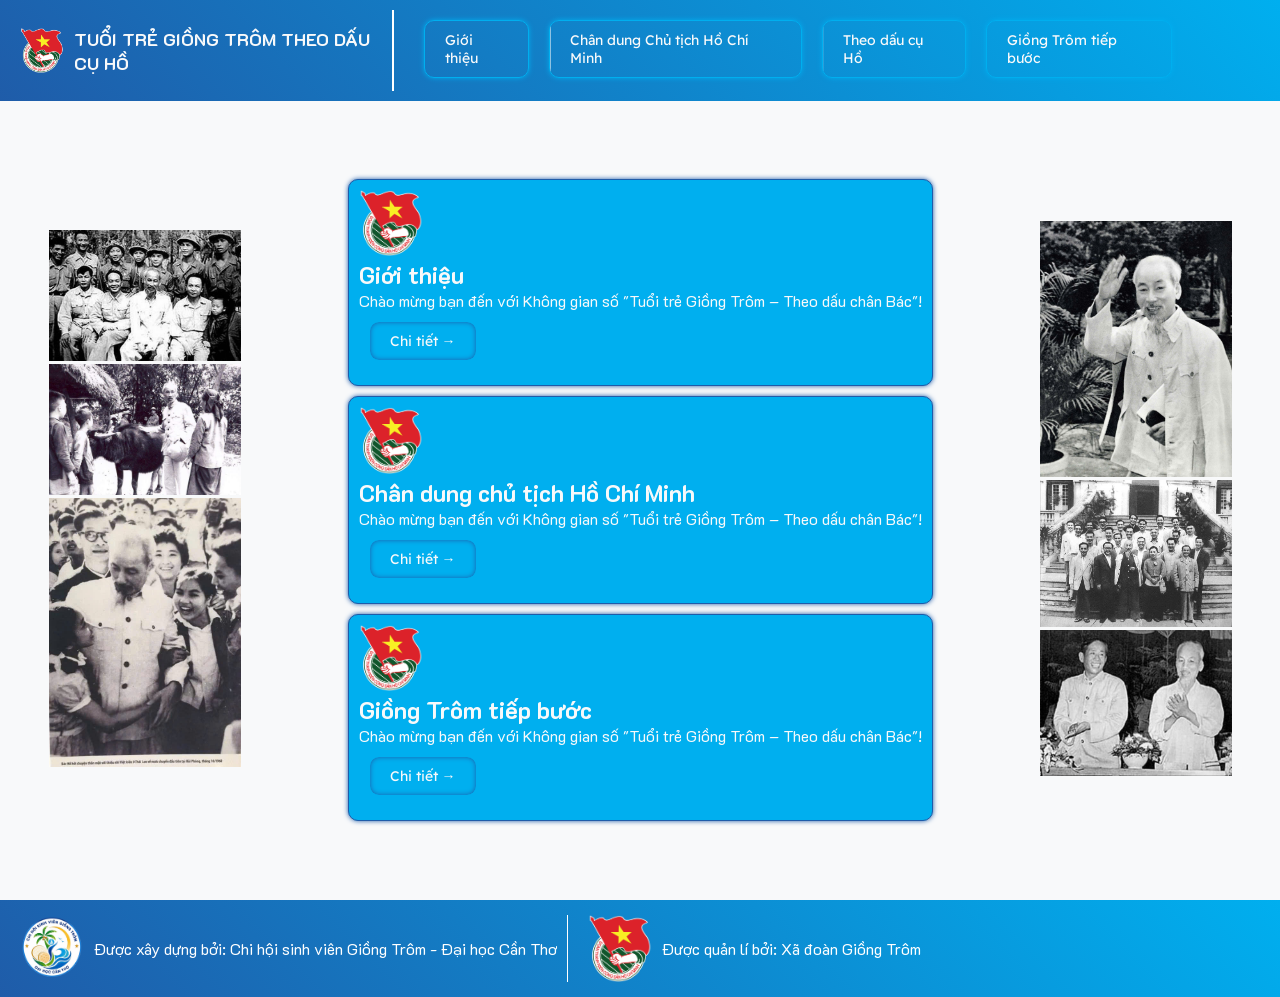
<file: index.html>
<!DOCTYPE html>
<html lang="en">
<head>
    <meta charset="UTF-8">
    <meta name="viewport" content="width=device-width, initial-scale=1.0">
    <title>
        TUỔI TRẺ GIỒNG TRÔM THEO DẤU CỤ HỒ
    </title>
    
    <link rel="stylesheet" href="./styles/index.css">
    <link rel="stylesheet" href="./styles/style.css">
    <link rel="stylesheet" href="./styles/font.css">
    <link rel="stylesheet" href="./styles/color.css">
    <link rel="icon" href="./assets/icons/LogoDoan.png">
</head>
<body>
    <header>

        <button id="show-nav">&#9776</button>
        
        <div class="title-block item">
            <img src="./assets/icons/LogoDoan.png" alt="" class="logo" id="logoDoan">
            <p class="title">TUỔI TRẺ GIỒNG TRÔM THEO DẤU CỤ HỒ</p>
        </div>
        <nav class="item" id="header-nav">
            <ul>
                <li><a href="../pages/introduce.html">Giới thiệu</a></li>
                <li><a href="../pages/potrait.html">Chân dung Chủ tịch Hồ Chí Minh</a></li>
                <li><a href="../pages/follow.html">Theo dấu cụ Hồ</a></li>
                <li><a href="../pages/nextGen.html">Giồng Trôm tiếp bước</a></li>
            </ul>
            <button id="hidden-nav">&#171;</button>
        </nav>
    </header>

    <main>
        <div class="banner" id="right">
            <ul class="list-img">
                <li><img src="./assets/Bac/1.jpg" alt=""></li>
            </ul>
        </div>
        <section>
            <div class="card">
                <img src="./assets/icons/LogoDoan.png" alt="">
                <div class="content">
                    <div class="title">Giới thiệu</div>
                    <div class="description">
                        <p>Chào mừng bạn đến với Không gian số "Tuổi trẻ Giồng Trôm – Theo dấu chân Bác"!</p>
                        <a href="./pages/introduce.html">Chi tiết &rightarrow;</a>
                    </div>
                </div>
            </div>
            <div class="card">
                <img src="./assets/icons/LogoDoan.png" alt="">
                <div class="content">
                    <div class="title">Chân dung chủ tịch Hồ Chí Minh</div>
                    <div class="description">
                        <p>Chào mừng bạn đến với Không gian số "Tuổi trẻ Giồng Trôm – Theo dấu chân Bác"!</p>
                        <a href="./pages/potrait.html">Chi tiết &rightarrow;</a>
                    </div>
                </div>
            </div>
            <div class="card">
                <img src="./assets/icons/LogoDoan.png" alt="">
                <div class="content">
                    <div class="title">Giồng Trôm tiếp bước</div>
                    <div class="description">
                        <p>Chào mừng bạn đến với Không gian số "Tuổi trẻ Giồng Trôm – Theo dấu chân Bác"!</p>
                        <a href="./pages/nextGen.html">Chi tiết &rightarrow;</a>
                    </div>
                </div>
            </div>
            
        </section>
        <div class="banner" id="left">
            <ul class="list-img">
                <li><img src="./assets/Bac/1.jpg" alt=""></li>
            </ul>
        </div>
    </main>

    <footer>
        <div class="copyright" id="GT">
            <img src="./assets/icons/LogoGT.png" alt="">
            <div class="title">Được xây dựng bởi: Chi hội sinh viên Giồng Trôm - Đại học Cần Thơ</div>
        </div>
        <div class="copyright">
            <img src="./assets/icons/LogoDoan.png" alt="">
            <div class="title">Được quản lí bởi: Xã đoàn Giồng Trôm</div>
        </div>
    </footer>
</body>
<script src="./scripts/script.js"></script>
<script src="./scripts/img.js"></script>
</html>
</file>
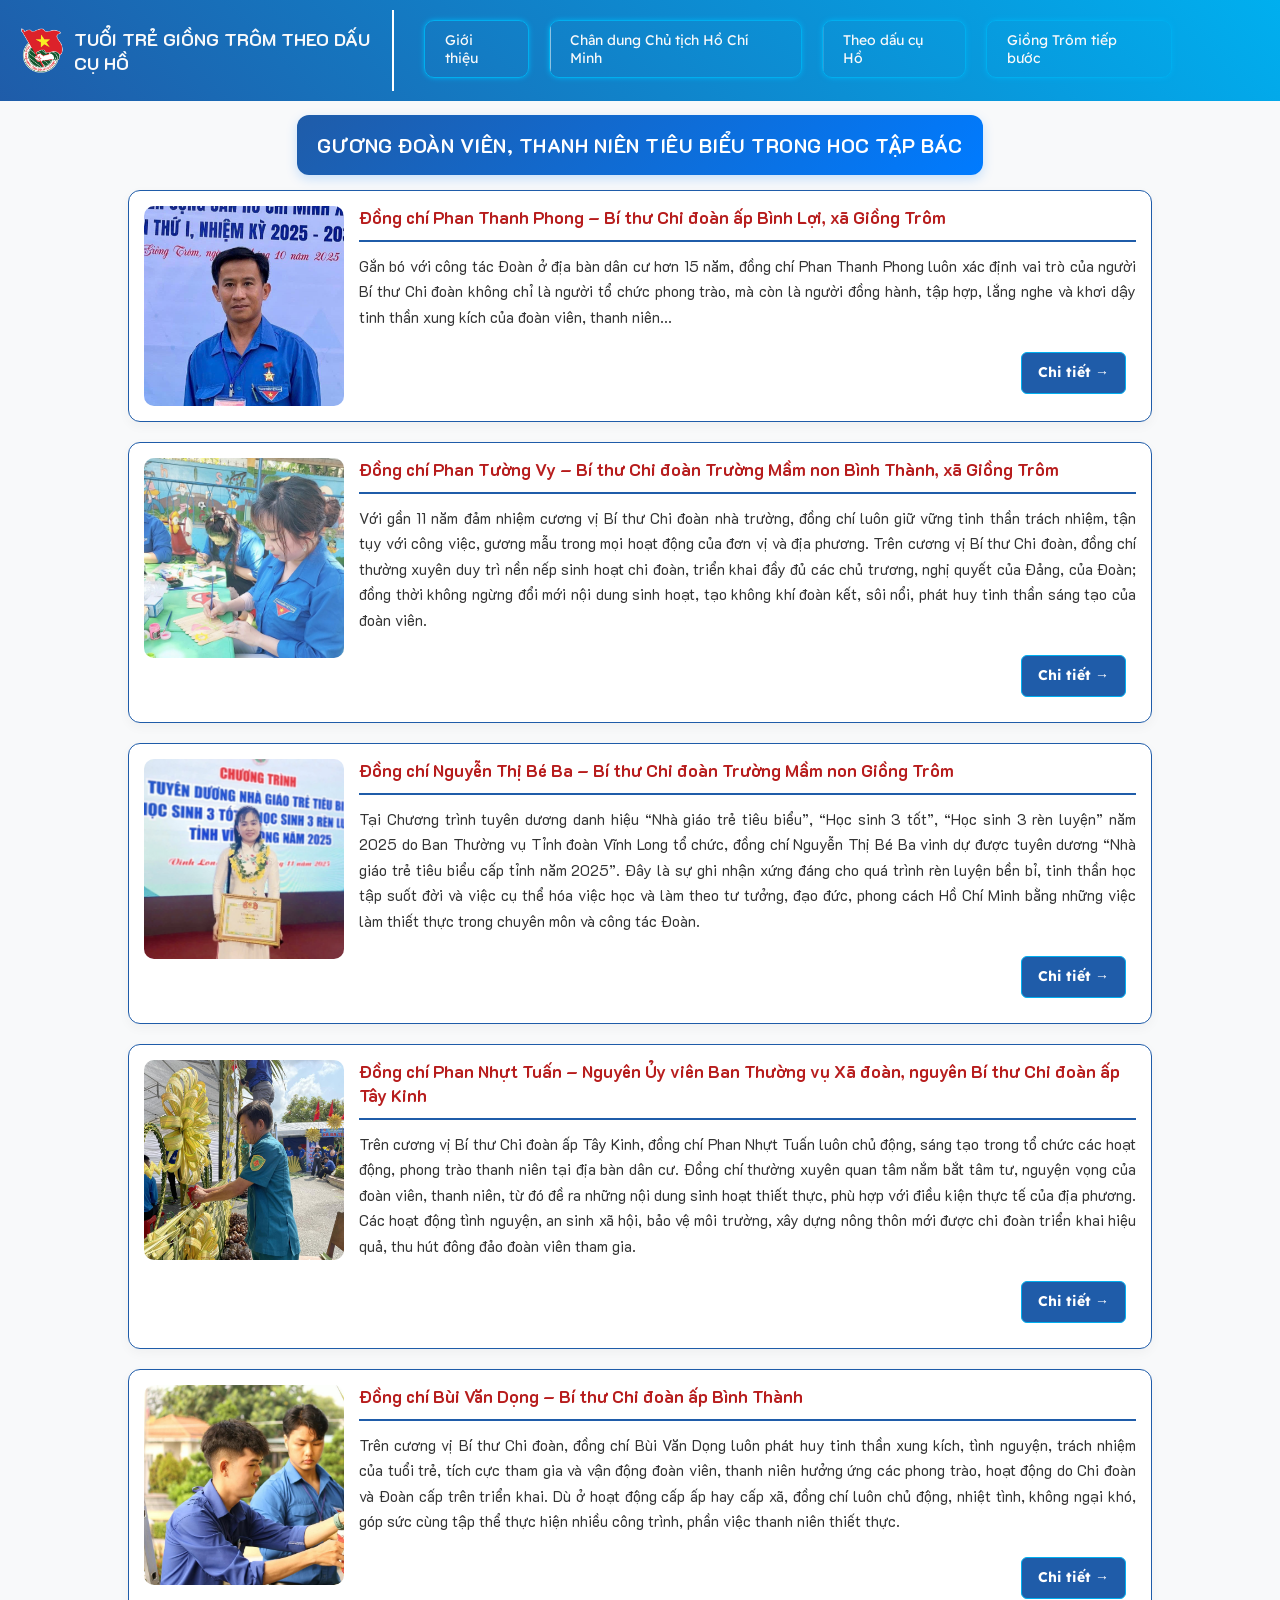
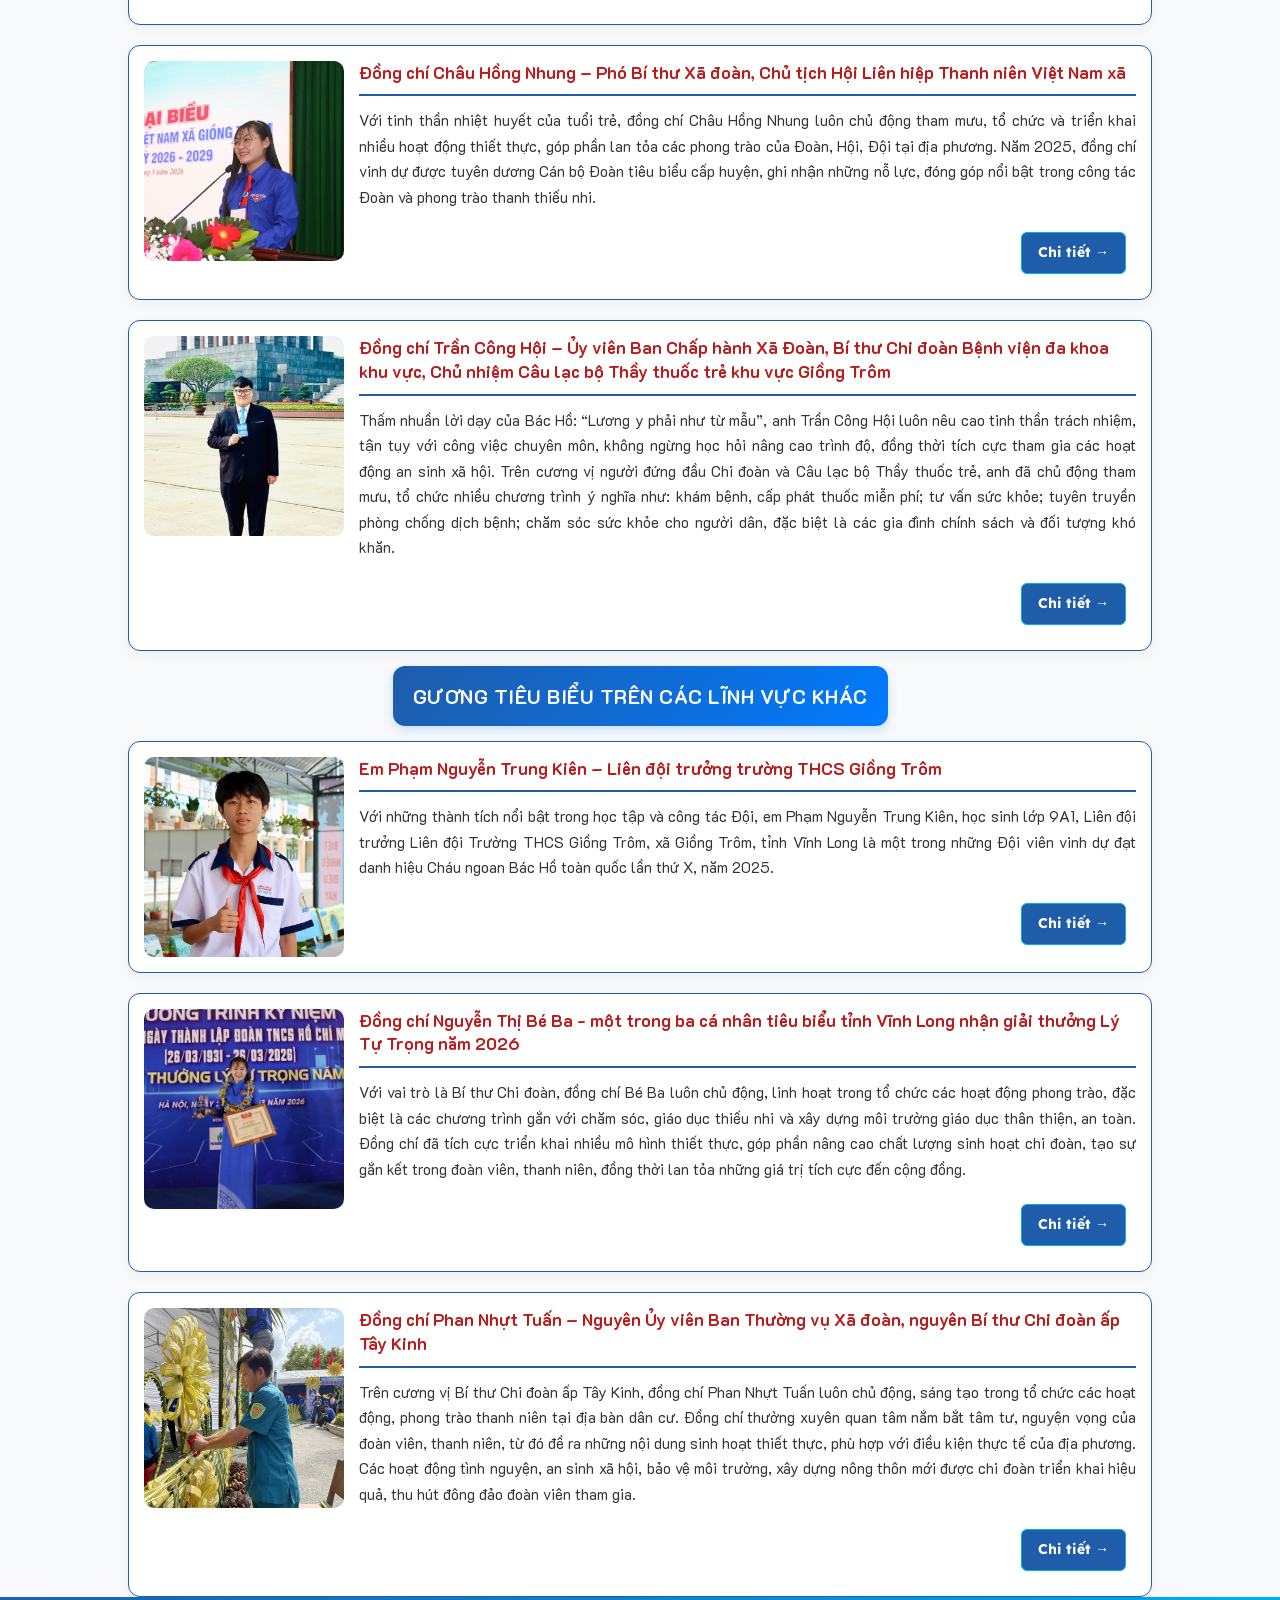
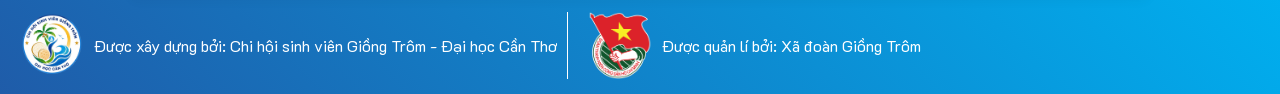
<file: pages/follow.html>
<!DOCTYPE html>
<html lang="en">

<head>
    <meta charset="UTF-8">
    <meta name="viewport" content="width=device-width, initial-scale=1.0">
    <title>
        TUỔI TRẺ GIỒNG TRÔM THEO DẤU CỤ HỒ
    </title>

    <link rel="stylesheet" href="../styles/style.css">
    <link rel="stylesheet" href="../styles/font.css">
    <link rel="stylesheet" href="../styles/color.css">
    <link rel="stylesheet" href="../styles/follow.css">
    <link rel="icon" href="../assets/icons/LogoDoan.png">
</head>

<body>
    <header>
        <button id="show-nav">&#9776</button>
        <div class="title-block item">
            <img src="../assets/icons/LogoDoan.png" alt="" class="logo" id="logoDoan">
            <p class="title">TUỔI TRẺ GIỒNG TRÔM THEO DẤU CỤ HỒ</p>
        </div>
        <nav class="item" id="header-nav">
            <ul>
                <li><a href="../pages/introduce.html">Giới thiệu</a></li>
                <li><a href="../pages/potrait.html">Chân dung Chủ tịch Hồ Chí Minh</a></li>
                <li><a href="../pages/follow.html">Theo dấu cụ Hồ</a></li>
                <li><a href="../pages/nextGen.html">Giồng Trôm tiếp bước</a></li>
            </ul>
            <button id="hidden-nav">&#171;</button>
        </nav>
    </header>

    <main>
        <div class="person-post post-container">
            <div class="title">
                GƯƠNG ĐOÀN VIÊN, THANH NIÊN TIÊU BIỂU TRONG HOC TẬP BÁC
            </div>
            <div class="post-list">
                
            </div>
        </div>
        <div class="another-post post-container">
            <div class="title">
                GƯƠNG TIÊU BIỂU TRÊN CÁC LĨNH VỰC KHÁC
            </div>
            <div class="post-list">

            </div>
        </div>
    </main>

    <footer>
        <div class="copyright" id="GT">
            <img src="../assets/icons/LogoGT.png" alt="">
            <div class="title">Được xây dựng bởi: Chi hội sinh viên Giồng Trôm - Đại học Cần Thơ</div>
        </div>
        <div class="copyright">
            <img src="../assets/icons/LogoDoan.png" alt="">
            <div class="title">Được quản lí bởi: Xã đoàn Giồng Trôm</div>
        </div>
    </footer>
</body>
<script src="../scripts/script.js"></script>
<script src="../scripts/post-logic.js"></script>
<script src="../scripts/another-data.js"></script>
<script src="../scripts/person-data.js"></script>
</html>
</file>
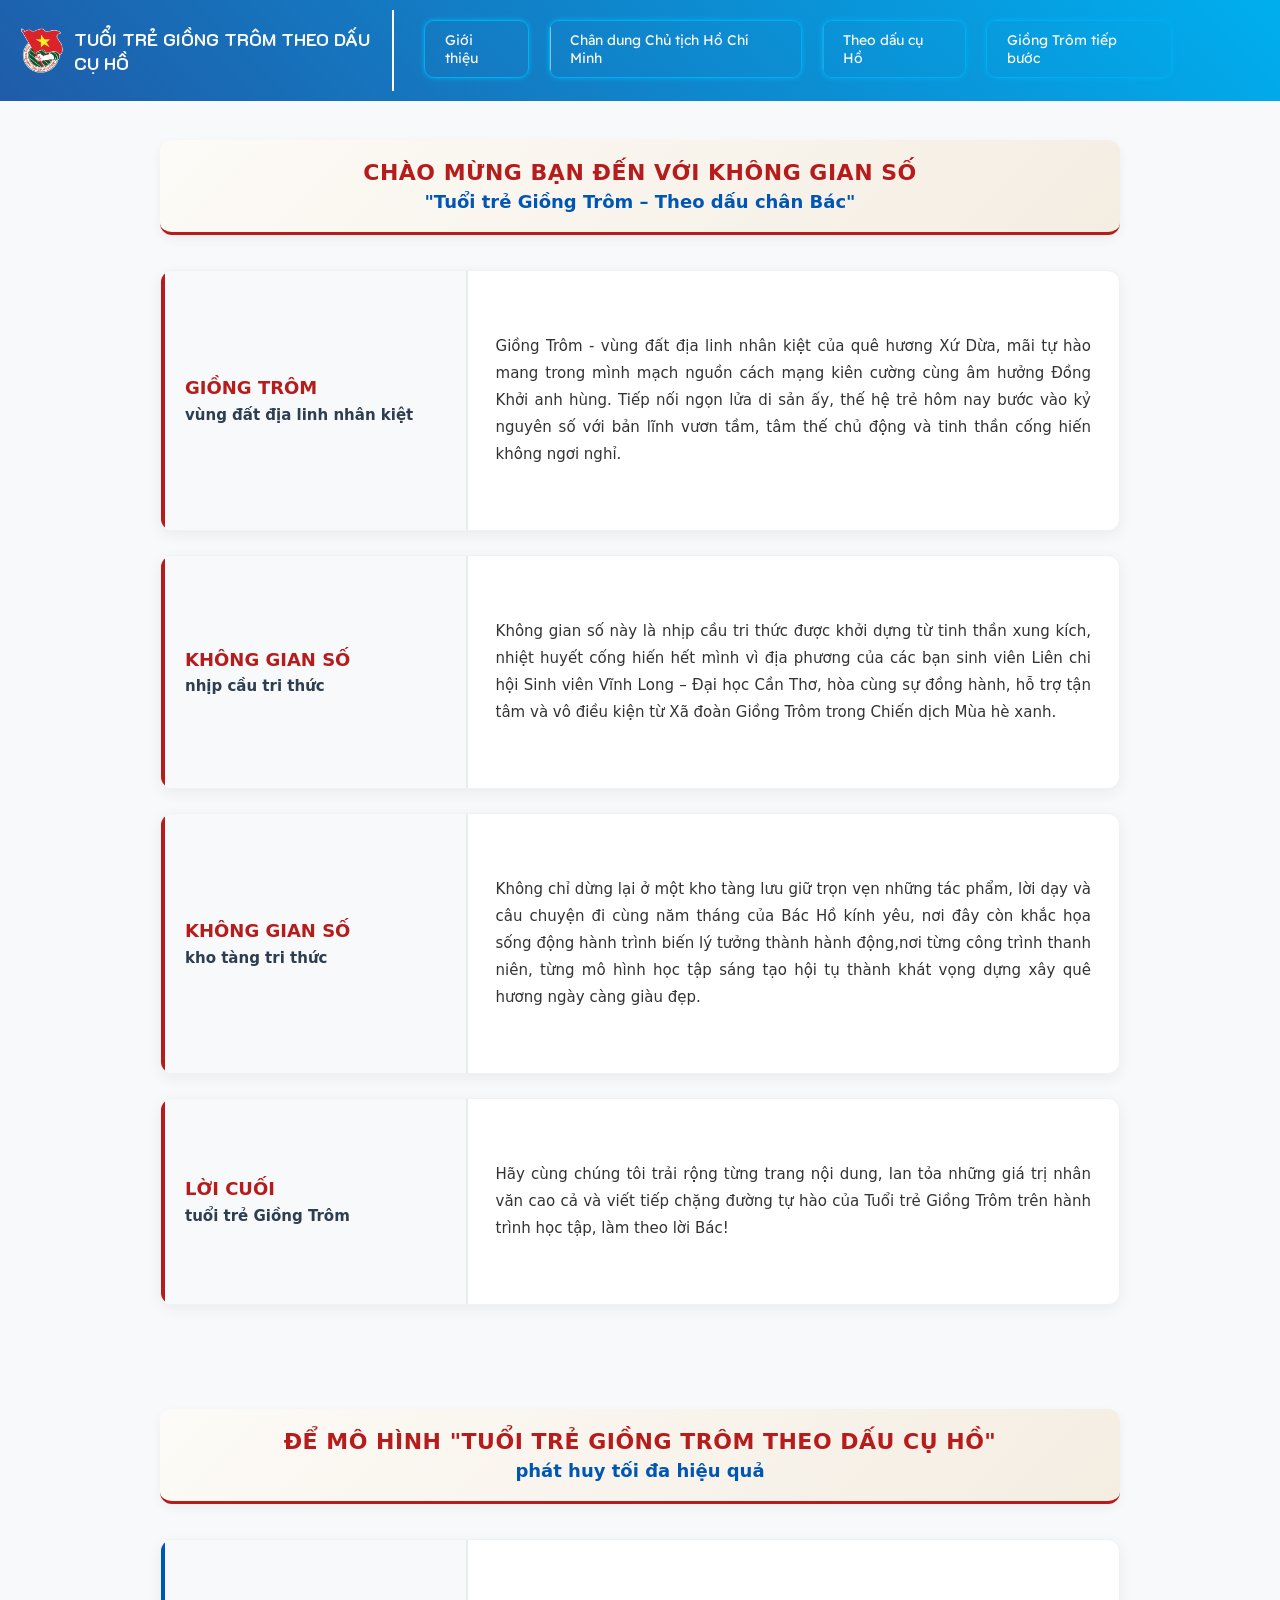
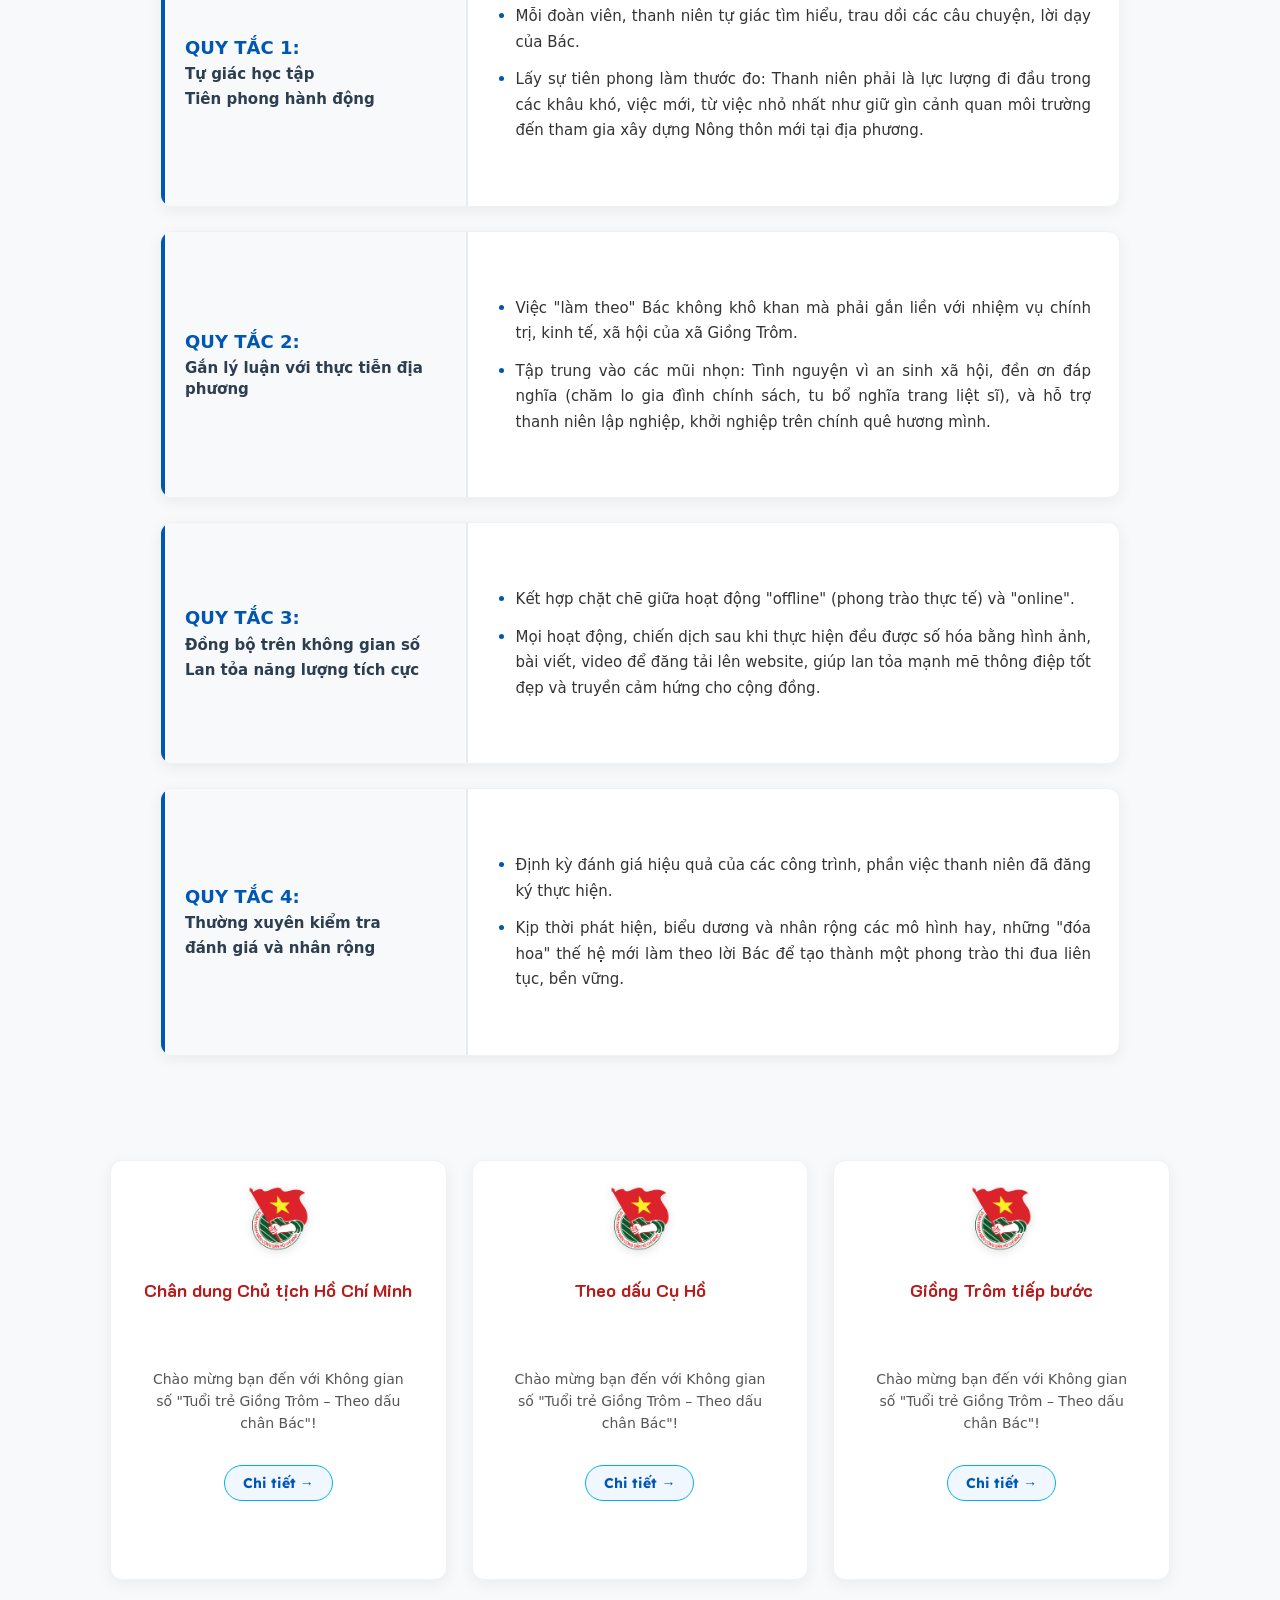
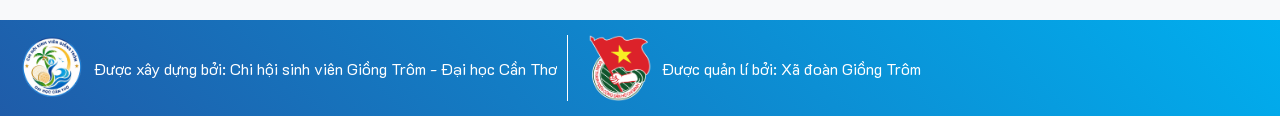
<file: pages/introduce.html>
<!DOCTYPE html>
<html lang="en">

<head>
    <meta charset="UTF-8">
    <meta name="viewport" content="width=device-width, initial-scale=1.0">
    <title>
        TUỔI TRẺ GIỒNG TRÔM THEO DẤU CỤ HỒ
    </title>

    <link rel="stylesheet" href="../styles/style.css">
    <link rel="stylesheet" href="../styles/index.css">
    <link rel="stylesheet" href="../styles/font.css">
    <link rel="stylesheet" href="../styles/color.css">
    <link rel="stylesheet" href="../styles/introduce.css">
    <link rel="icon" href="../assets/icons/LogoDoan.png">
</head>

<body>
    <header>
        <button id="show-nav">&#9776</button>
        <div class="title-block item">
            <img src="../assets/icons/LogoDoan.png" alt="" class="logo" id="logoDoan">
            <p class="title">TUỔI TRẺ GIỒNG TRÔM THEO DẤU CỤ HỒ</p>
        </div>
        <nav class="item" id="header-nav">
            <ul>
                <li><a href="../pages/introduce.html">Giới thiệu</a></li>
                <li><a href="../pages/potrait.html">Chân dung Chủ tịch Hồ Chí Minh</a></li>
                <li><a href="../pages/follow.html">Theo dấu cụ Hồ</a></li>
                <li><a href="../pages/nextGen.html">Giồng Trôm tiếp bước</a></li>
            </ul>
            <button id="hidden-nav">&#171;</button>
        </nav>
    </header>

    <main>
        <div class="content">
            <div class="title">
                <p>Chào mừng bạn đến với Không gian số</p>
                <p>"Tuổi trẻ Giồng Trôm – Theo dấu chân Bác"</p>
            </div>
            <section>
                <div class="title item">
                    <p>Giồng Trôm</p>
                    <p>vùng đất địa linh nhân kiệt</p>
                </div>
                <div class="content item">
                    Giồng Trôm - vùng đất địa linh nhân kiệt của quê hương Xứ Dừa, mãi tự hào mang trong mình mạch nguồn
                    cách mạng kiên cường cùng âm hưởng Đồng Khởi anh hùng. Tiếp nối ngọn lửa di sản ấy, thế hệ trẻ hôm
                    nay
                    bước vào kỷ nguyên số với bản lĩnh vươn tầm, tâm thế chủ động và tinh thần cống hiến không ngơi
                    nghỉ.
                </div>
            </section>
            <section>
                <div class="title item">
                    <p>Không gian số</p>
                    <p>nhịp cầu tri thức</p>
                </div>
                <div class="content item">
                    Không gian số này là nhịp cầu tri thức được khởi dựng từ tinh thần xung kích, nhiệt huyết cống hiến
                    hết
                    mình vì địa phương của các bạn sinh viên Liên chi hội Sinh viên Vĩnh Long – Đại học Cần Thơ, hòa
                    cùng sự
                    đồng hành, hỗ trợ tận tâm và vô điều kiện từ Xã đoàn Giồng Trôm trong Chiến dịch Mùa hè xanh.
                </div>
            </section>
            <section>
                <div class="title item">
                    <p>Không gian số</p>
                    <p>kho tàng tri thức</p>
                </div>
                <div class="content item">
                    Không chỉ dừng lại ở một kho tàng lưu giữ trọn vẹn những tác phẩm, lời dạy và câu chuyện đi cùng năm
                    tháng của Bác Hồ kính yêu, nơi đây còn khắc họa sống động hành trình biến lý tưởng thành hành
                    động,nơi
                    từng công trình thanh niên, từng mô hình học tập sáng tạo hội tụ thành khát vọng dựng xây quê hương
                    ngày
                    càng giàu đẹp.
                </div>
            </section>
            <section>
                <div class="title item">
                    <p>Lời cuối</p>
                    <p>tuổi trẻ Giồng Trôm</p>
                </div>
                <div class="content item">
                    Hãy cùng chúng tôi trải rộng từng trang nội dung, lan tỏa những giá trị nhân văn cao cả và viết tiếp
                    chặng đường tự hào của Tuổi trẻ Giồng Trôm trên hành trình học tập, làm theo lời Bác!
                </div>
            </section>
        </div>

        <div class="content" id="rule">
            <div class="title">
                <p>Để mô hình "Tuổi trẻ Giồng Trôm theo dấu Cụ Hồ"</p>
                <p>phát huy tối đa hiệu quả</p>
            </div>
            <section>
                <div class="title item">
                    <p>Quy tắc 1:</p>
                    <p> Tự giác học tập</p>
                    <p>Tiên phong hành động</p>
                </div>
                <div class="content item">
                    <ul>
                        <li>Mỗi đoàn viên, thanh niên tự giác tìm hiểu, trau dồi các câu chuyện, lời dạy của Bác.</li>
                        <li>Lấy sự tiên phong làm thước đo: Thanh niên phải là lực lượng đi đầu trong các khâu khó, việc mới,
                        từ việc nhỏ nhất như giữ gìn cảnh quan môi trường đến tham gia xây dựng Nông thôn mới tại địa
                        phương.</li>
                    </ul>
                </div>
            </section>
            <section>
                <div class="title item">
                    <p>Quy tắc 2:</p>
                    <p>Gắn lý luận với thực tiễn địa phương</p>
                </div>
                <div class="content item">
                    <ul>
                        <li>Việc "làm theo" Bác không khô khan mà phải gắn liền với nhiệm vụ chính trị, kinh tế, xã hội của
                        xã Giồng Trôm.</li>
                        <li>Tập trung vào các mũi nhọn: Tình nguyện vì an sinh xã hội, đền ơn đáp nghĩa (chăm lo gia đình
                        chính sách, tu bổ nghĩa trang liệt sĩ), và hỗ trợ thanh niên lập nghiệp, khởi nghiệp trên chính
                        quê hương mình.</li>
                    </ul>
                </div>
            </section>
            <section>
                <div class="title item">
                    <p>Quy tắc 3:</p>
                    <p>Đồng bộ trên không gian số</p>
                    <p>Lan tỏa năng lượng tích cực </p>
                </div>
                <div class="content item">
                    <ul>
                        <li>Kết hợp chặt chẽ giữa hoạt động "offline" (phong trào thực tế) và "online".</li>
                        <li>Mọi hoạt động, chiến dịch sau khi thực hiện đều được số hóa bằng hình ảnh, bài viết, video để
                        đăng tải lên website, giúp lan tỏa mạnh mẽ thông điệp tốt đẹp và truyền cảm hứng cho cộng đồng.</li>
                    </ul>
                </div>
            </section>
            <section>
                <div class="title item">
                    <p>Quy tắc 4:</p>
                    <p>Thường xuyên kiểm tra</p>
                    <p>đánh giá và nhân rộng</p>
                </div>
                <div class="content item">
                    <ul>
                        <li>Định kỳ đánh giá hiệu quả của các công trình, phần việc thanh niên đã đăng ký thực hiện.</li>
                        <li>Kịp thời phát hiện, biểu dương và nhân rộng các mô hình hay, những "đóa hoa" thế hệ mới làm theo
                        lời Bác để tạo thành một phong trào thi đua liên tục, bền vững.</li>
                    </ul>
                </div>
            </section>
        </div>
        <nav>
            <div class="card">
                <img src="../assets/icons/LogoDoan.png" alt="">
                <div class="title">Chân dung Chủ tịch Hồ Chí Minh</div>
                <div class="content">
                    <div class="description">
                        <p>Chào mừng bạn đến với Không gian số "Tuổi trẻ Giồng Trôm – Theo dấu chân Bác"!</p>
                        <a href="../pages/potrait.html">Chi tiết &rightarrow;</a>
                    </div>
                </div>
            </div>
            <div class="card">
                <img src="../assets/icons/LogoDoan.png" alt="">
                <div class="title">Theo dấu Cụ Hồ</div>
                <div class="content">
                    <div class="description">
                        <p>Chào mừng bạn đến với Không gian số "Tuổi trẻ Giồng Trôm – Theo dấu chân Bác"!</p>
                        <a href="../pages/follow.html">Chi tiết &rightarrow;</a>
                    </div>
                </div>
            </div>
            <div class="card">
                <img src="../assets/icons/LogoDoan.png" alt="">
                <div class="title">Giồng Trôm tiếp bước</div>
                <div class="content">
                    <div class="description">
                        <p>Chào mừng bạn đến với Không gian số "Tuổi trẻ Giồng Trôm – Theo dấu chân Bác"!</p>
                        <a href="../pages/nextGen.html">Chi tiết &rightarrow;</a>
                    </div>
                </div>
            </div>
        </nav>
    </main>
    <footer>
        <div class="copyright" id="GT">
            <img src="../assets/icons/LogoGT.png" alt="">
            <div class="title">Được xây dựng bởi: Chi hội sinh viên Giồng Trôm - Đại học Cần Thơ</div>
        </div>
        <div class="copyright">
            <img src="../assets/icons/LogoDoan.png" alt="">
            <div class="title">Được quản lí bởi: Xã đoàn Giồng Trôm</div>
        </div>
    </footer>
</body>
<script src="../scripts/script.js"></script>

</html>
</file>
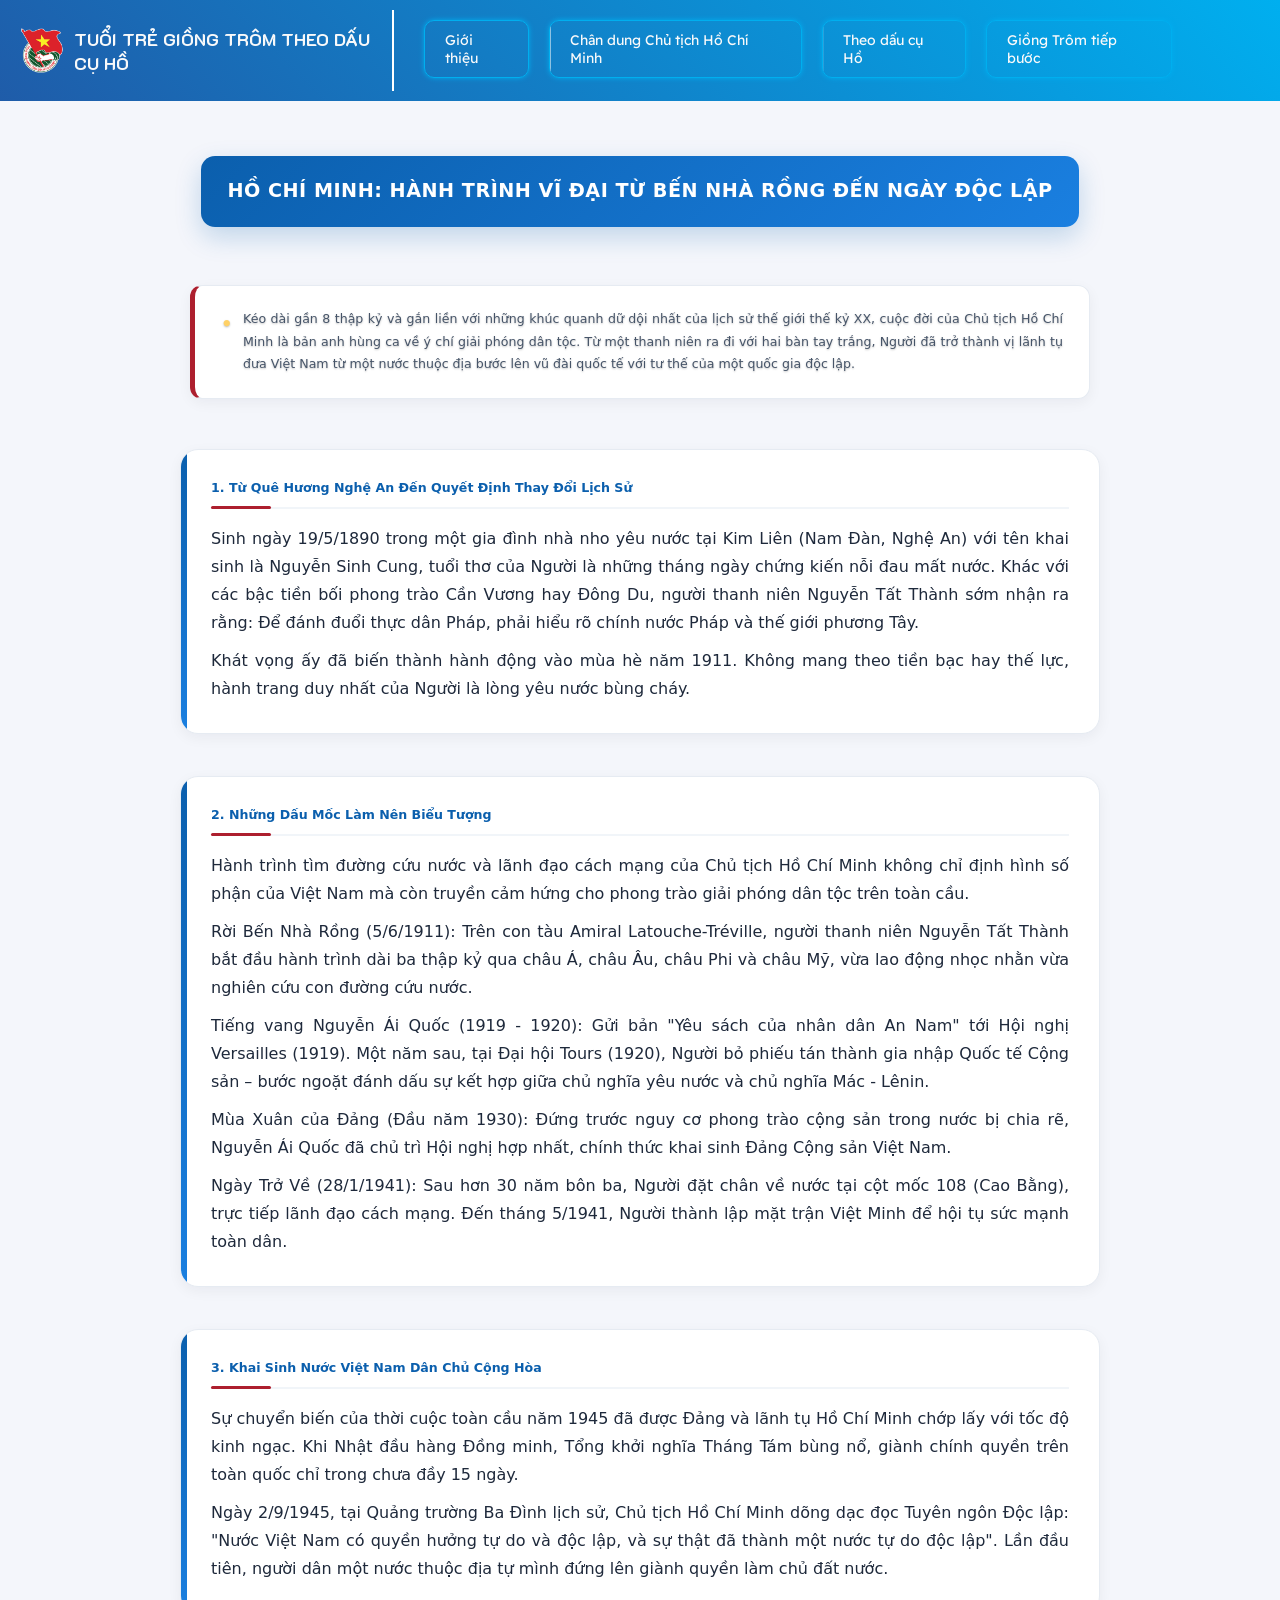
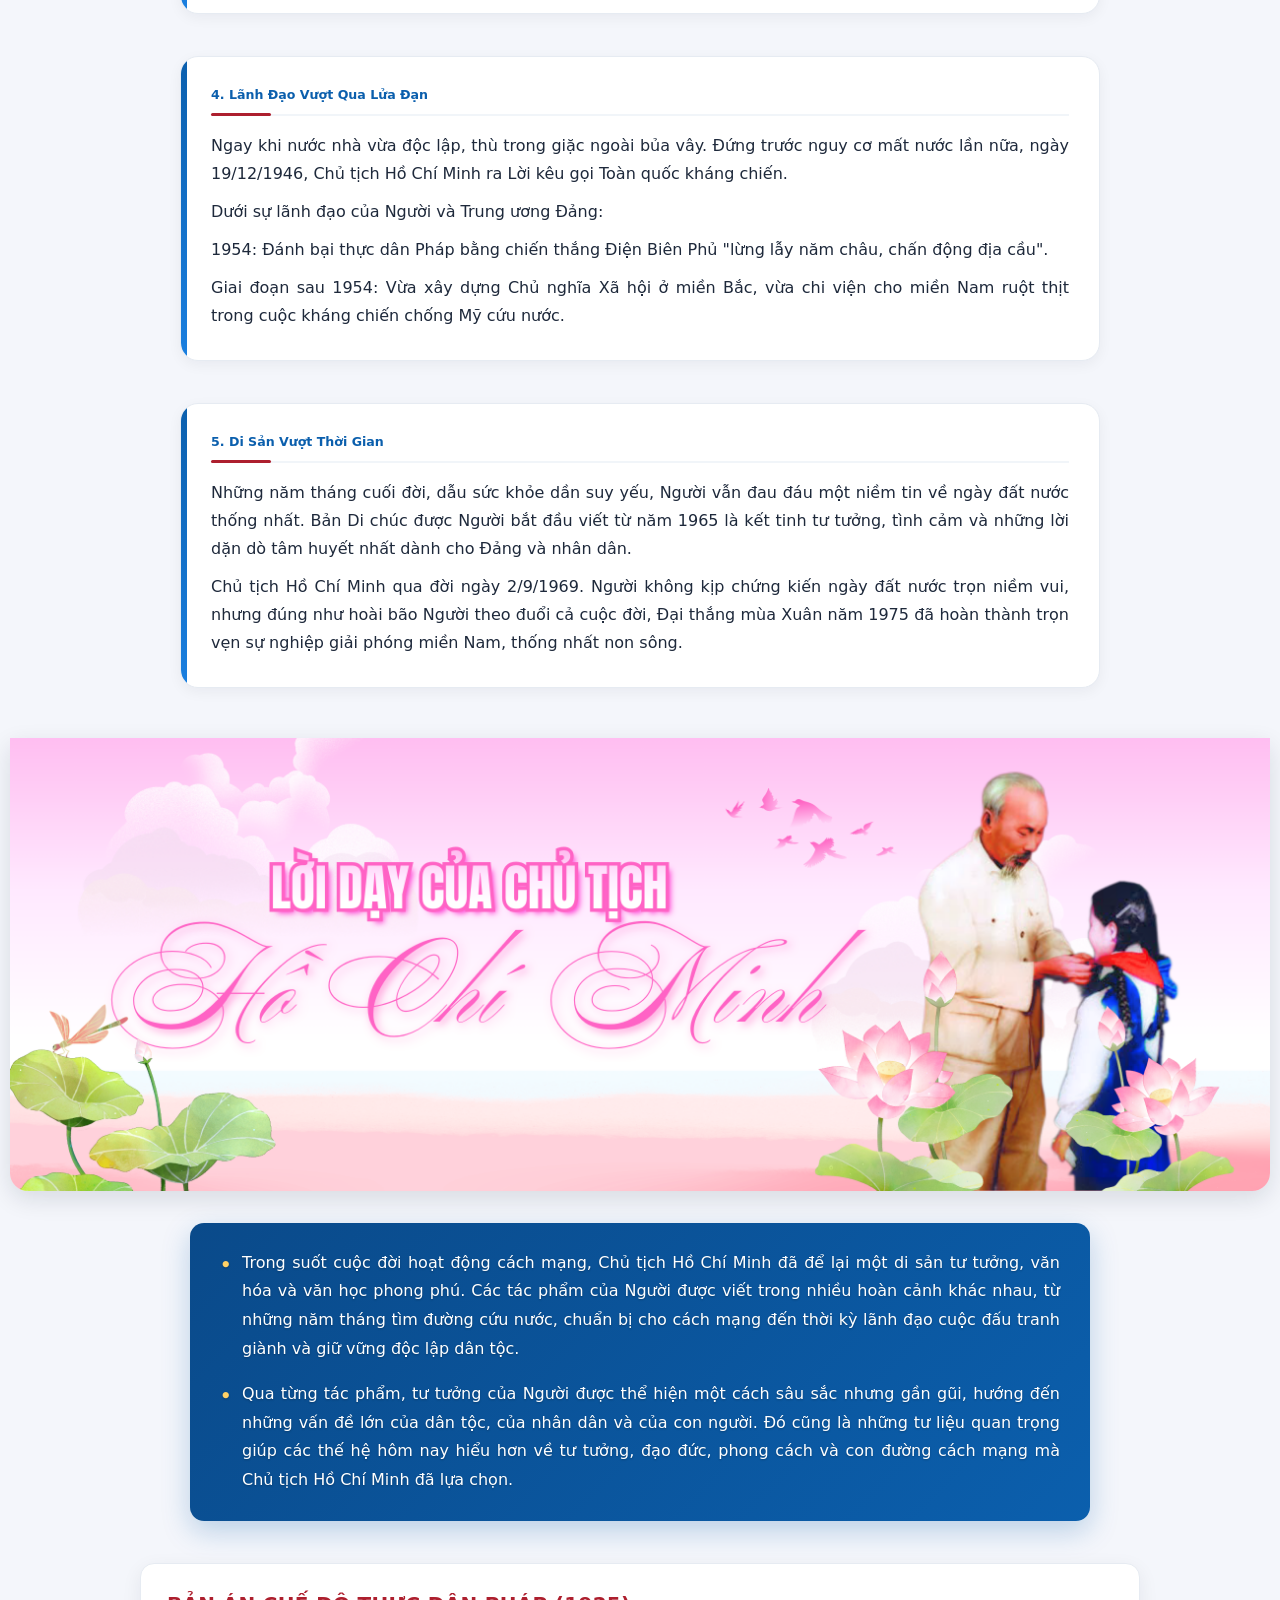
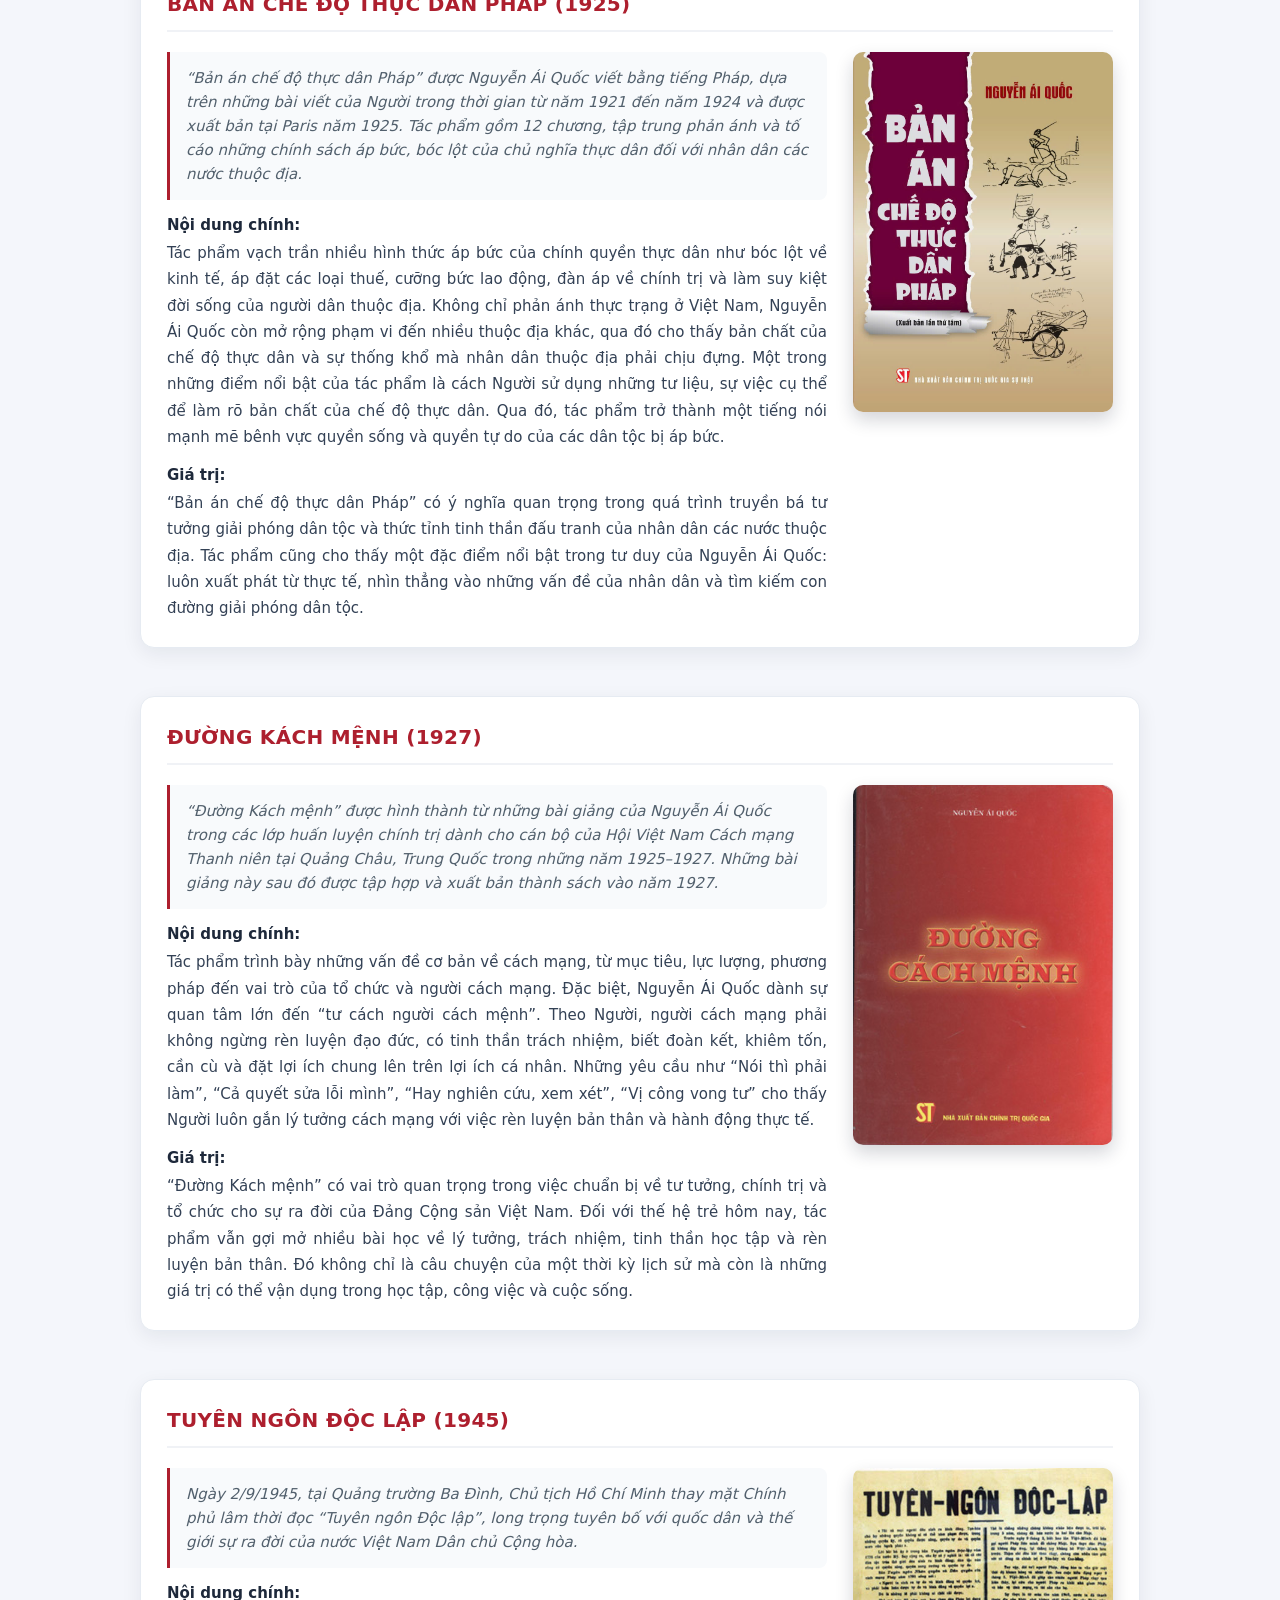
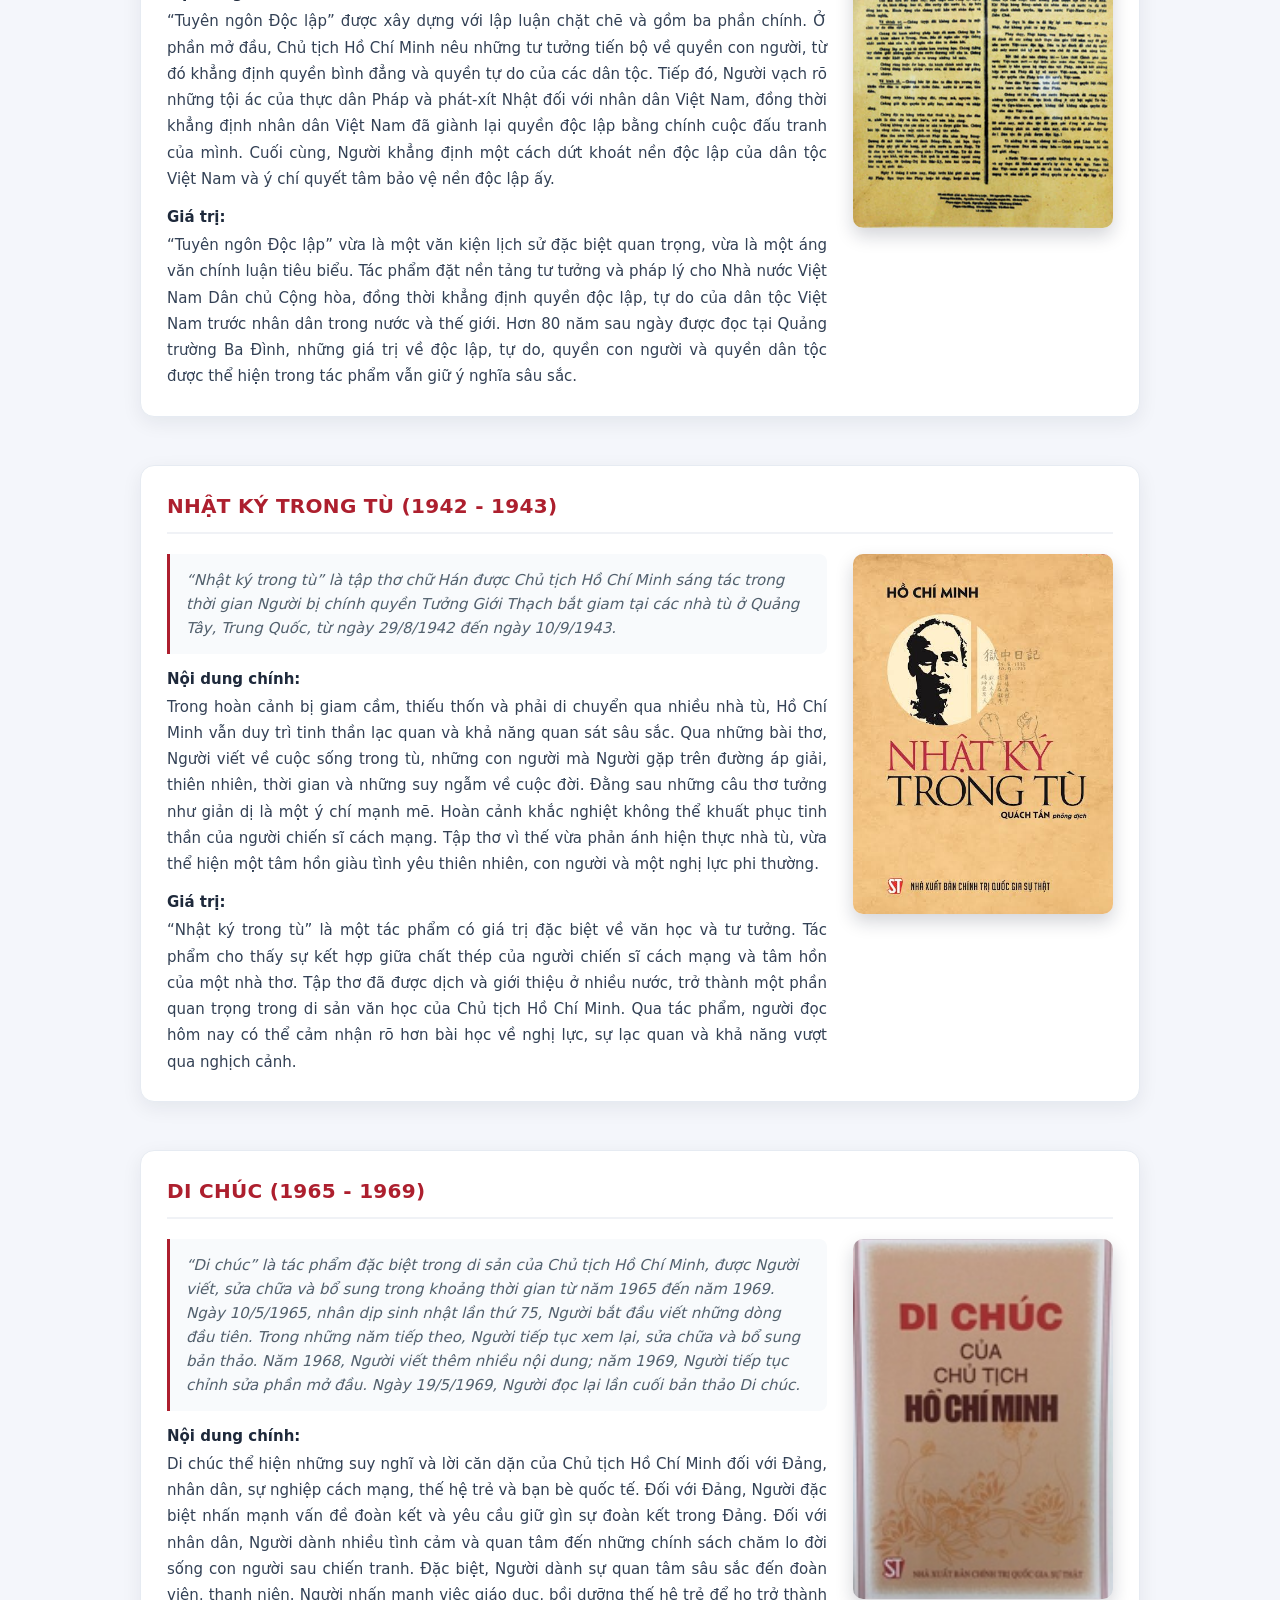
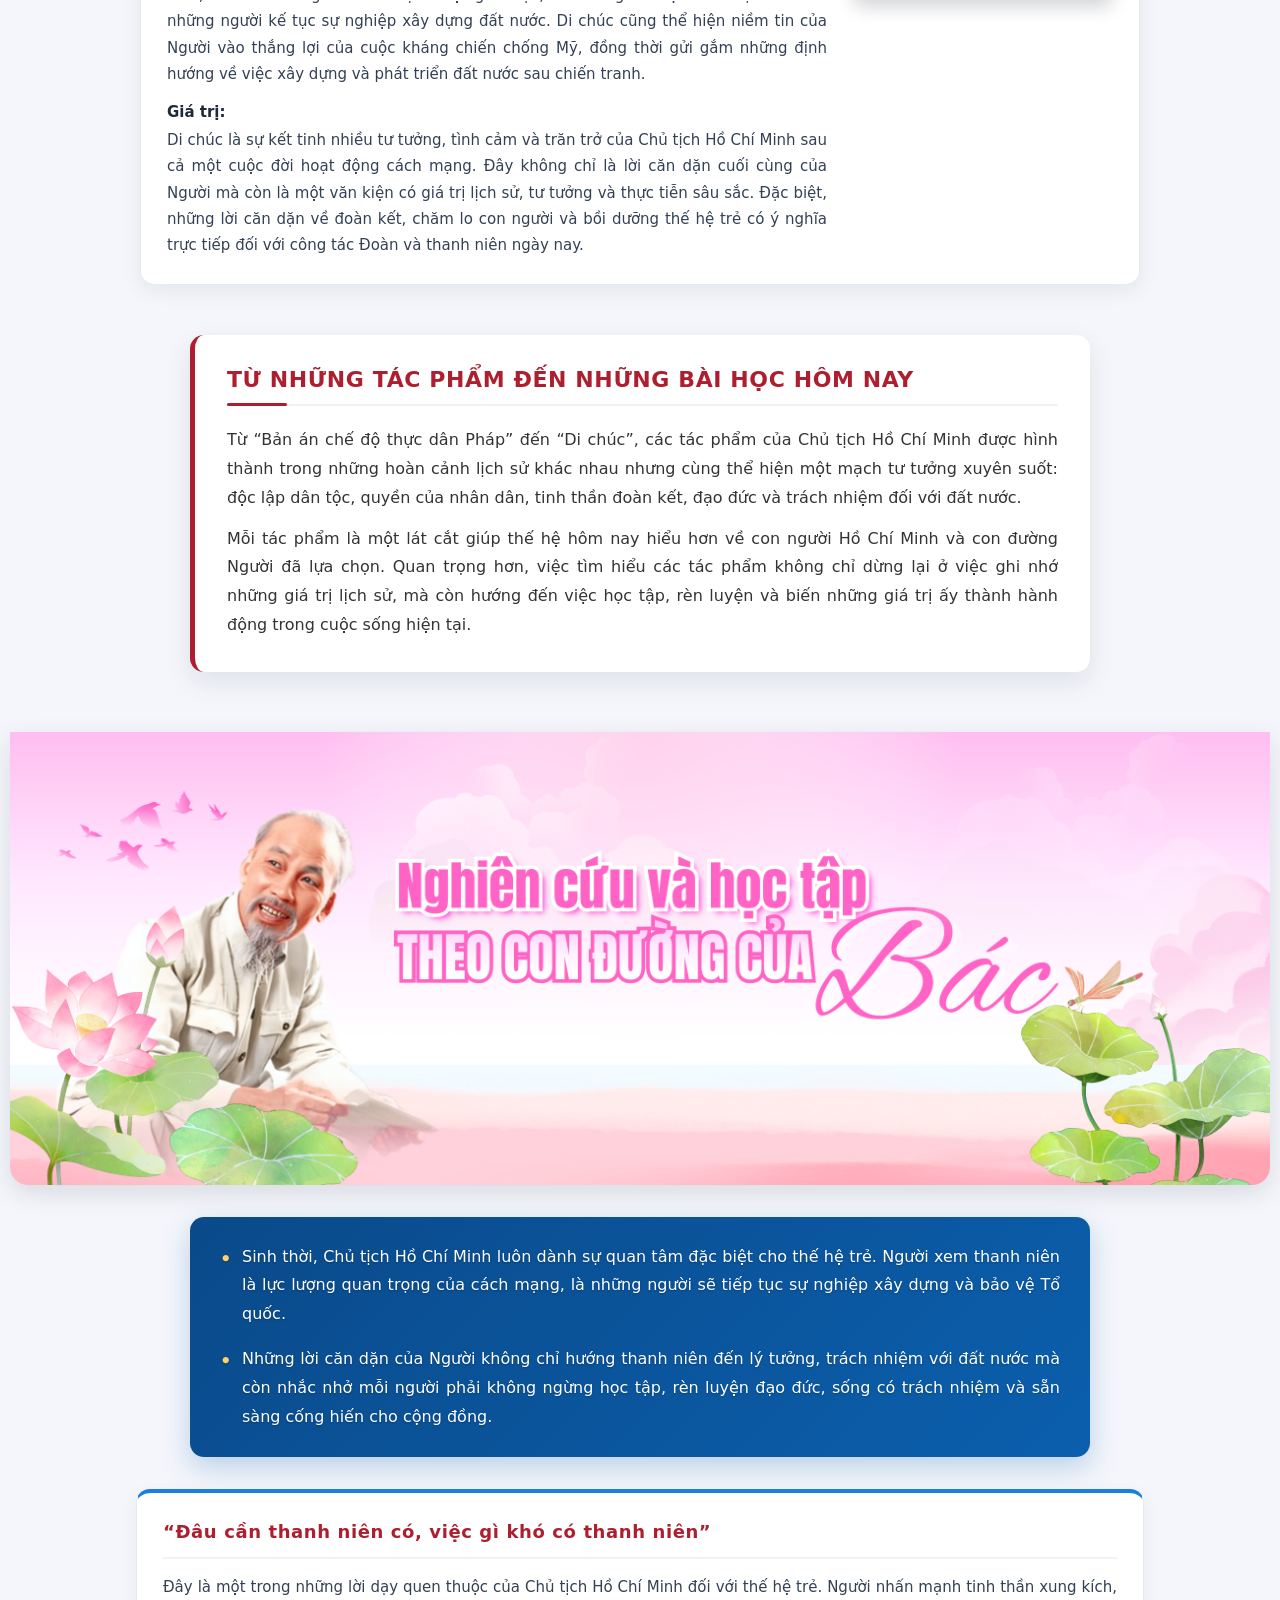
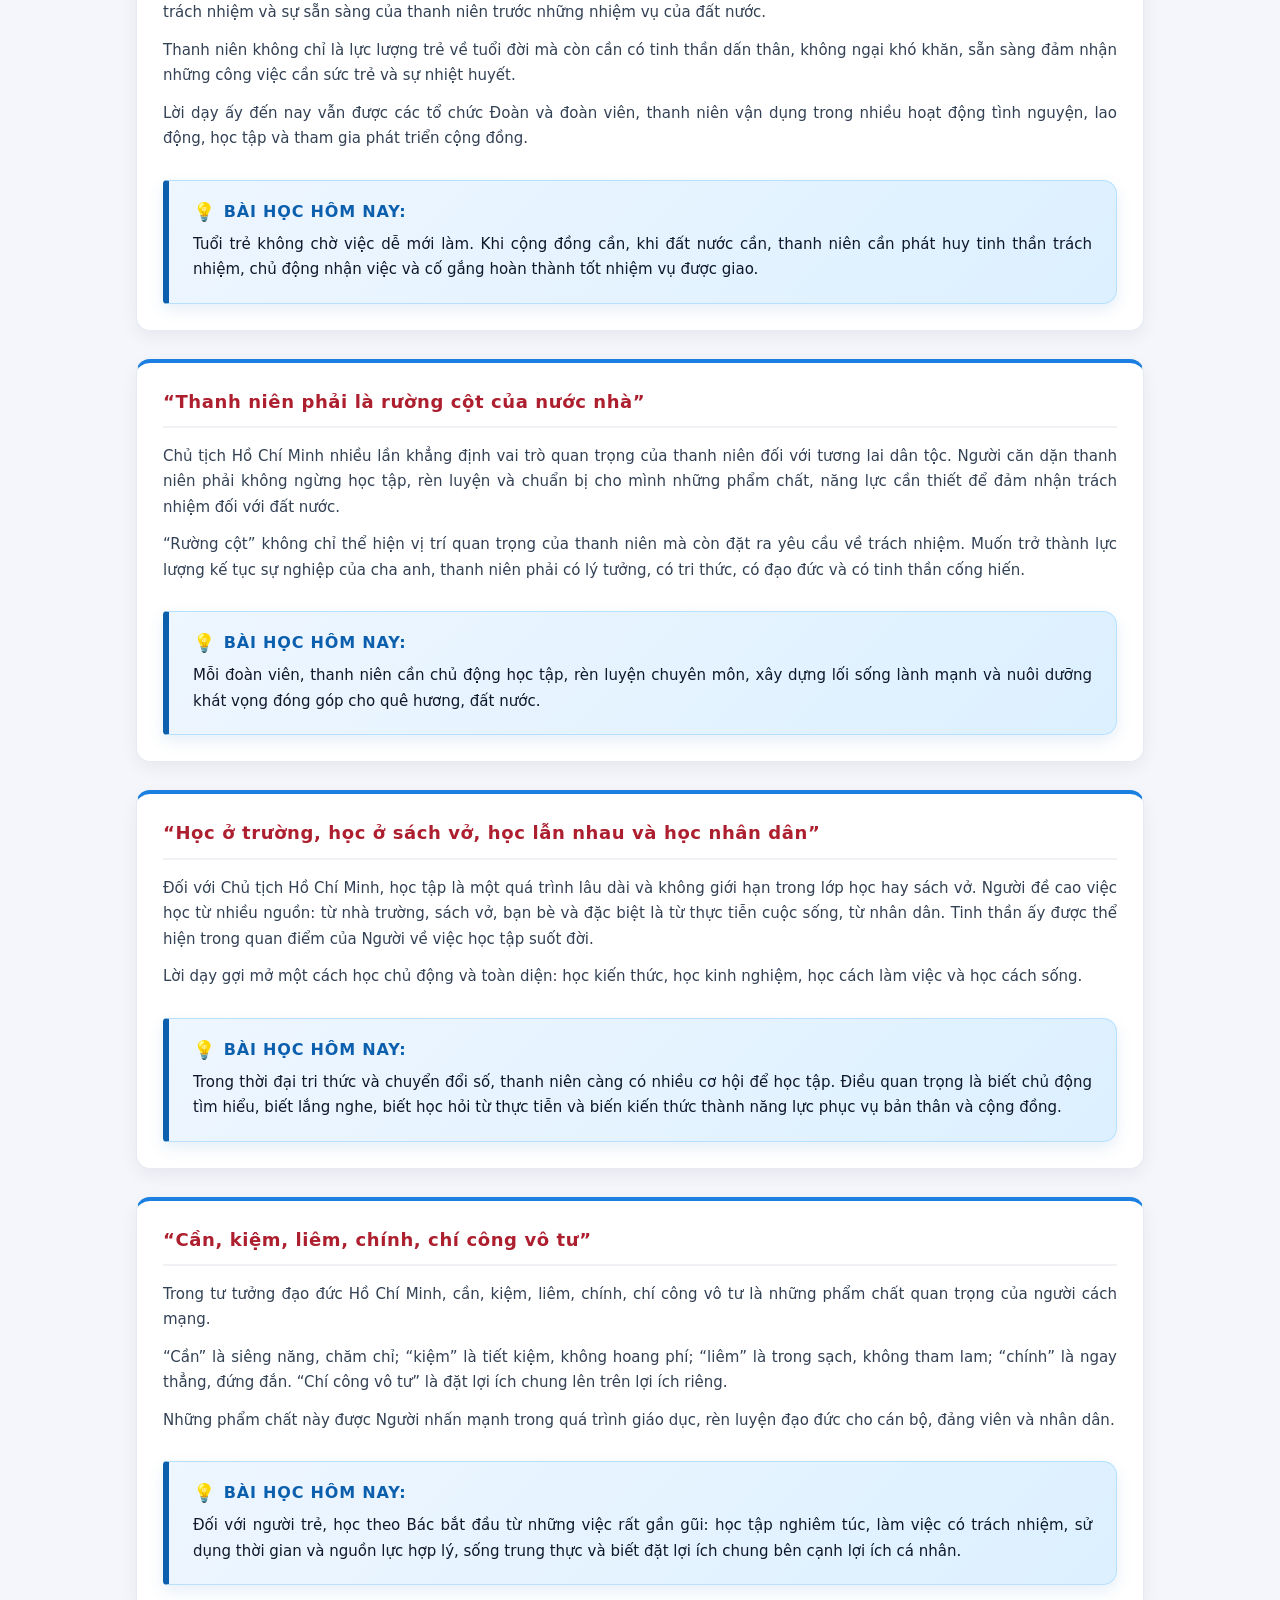
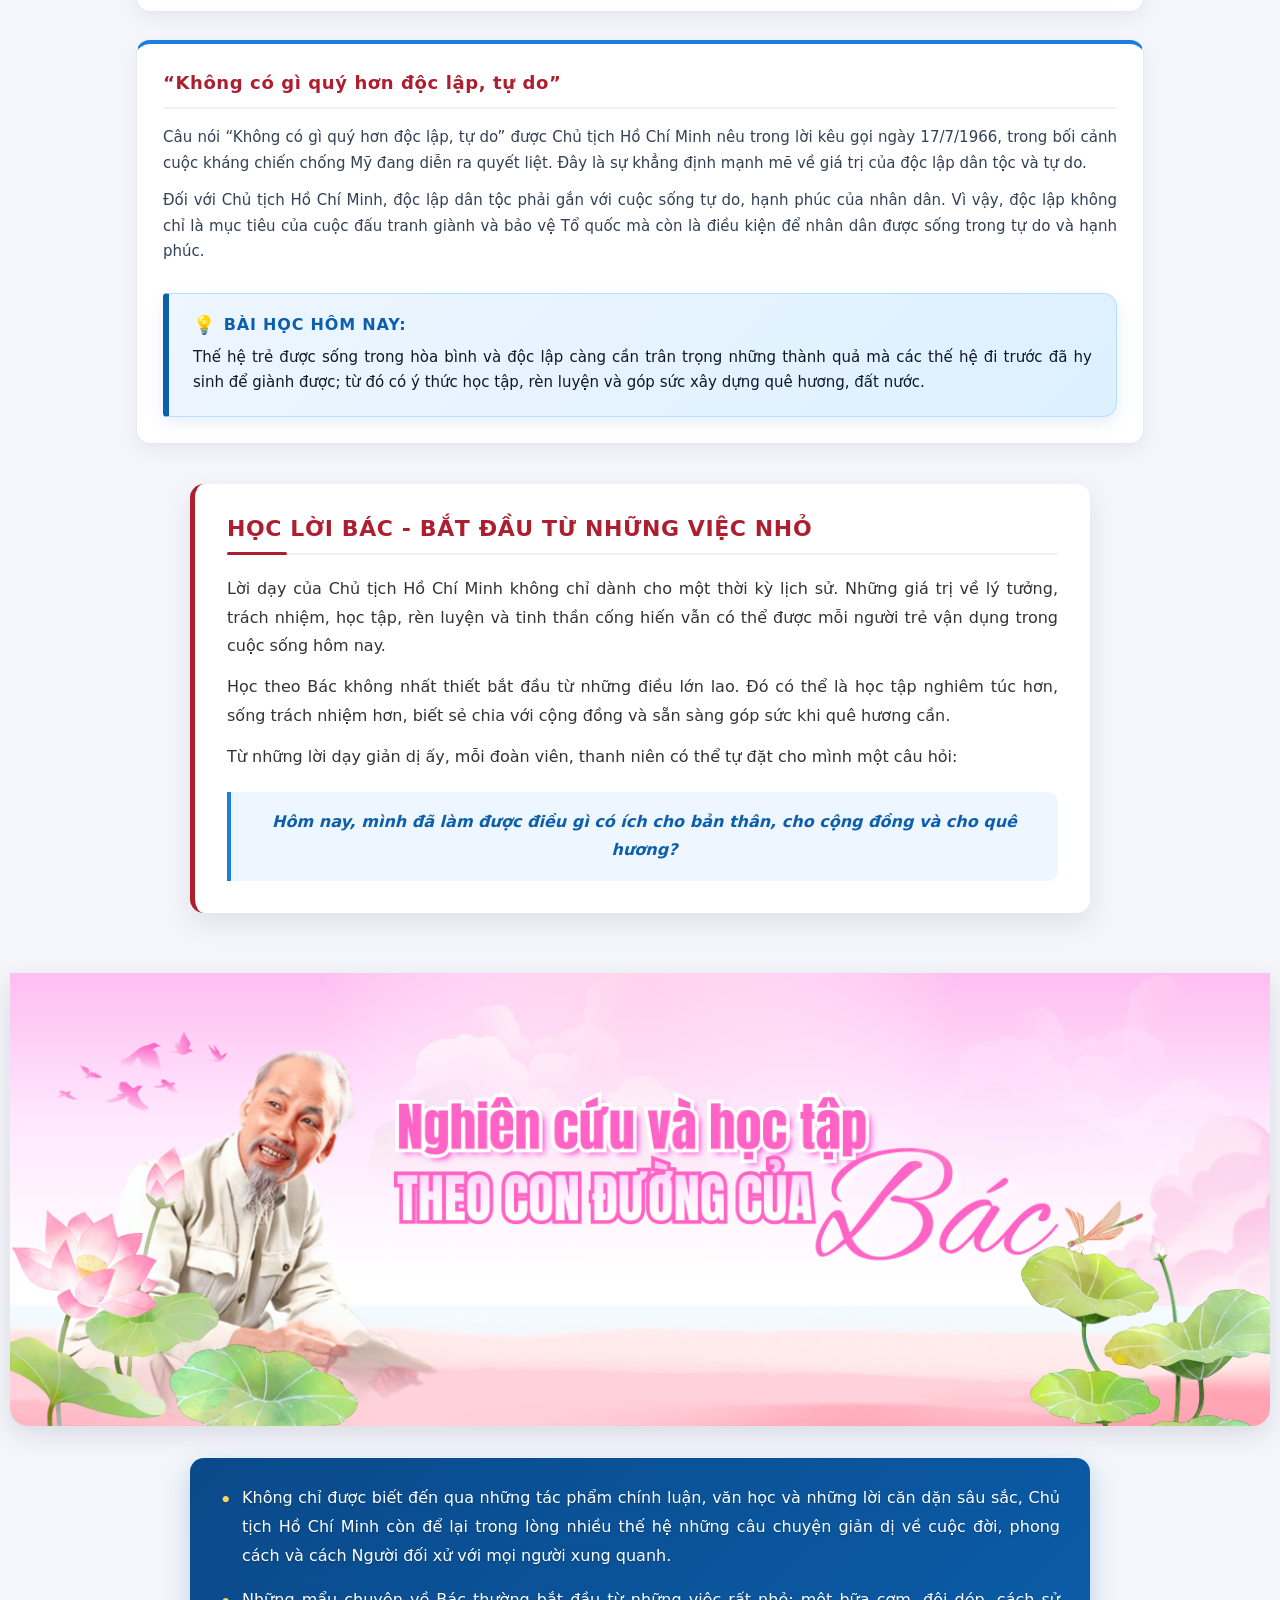
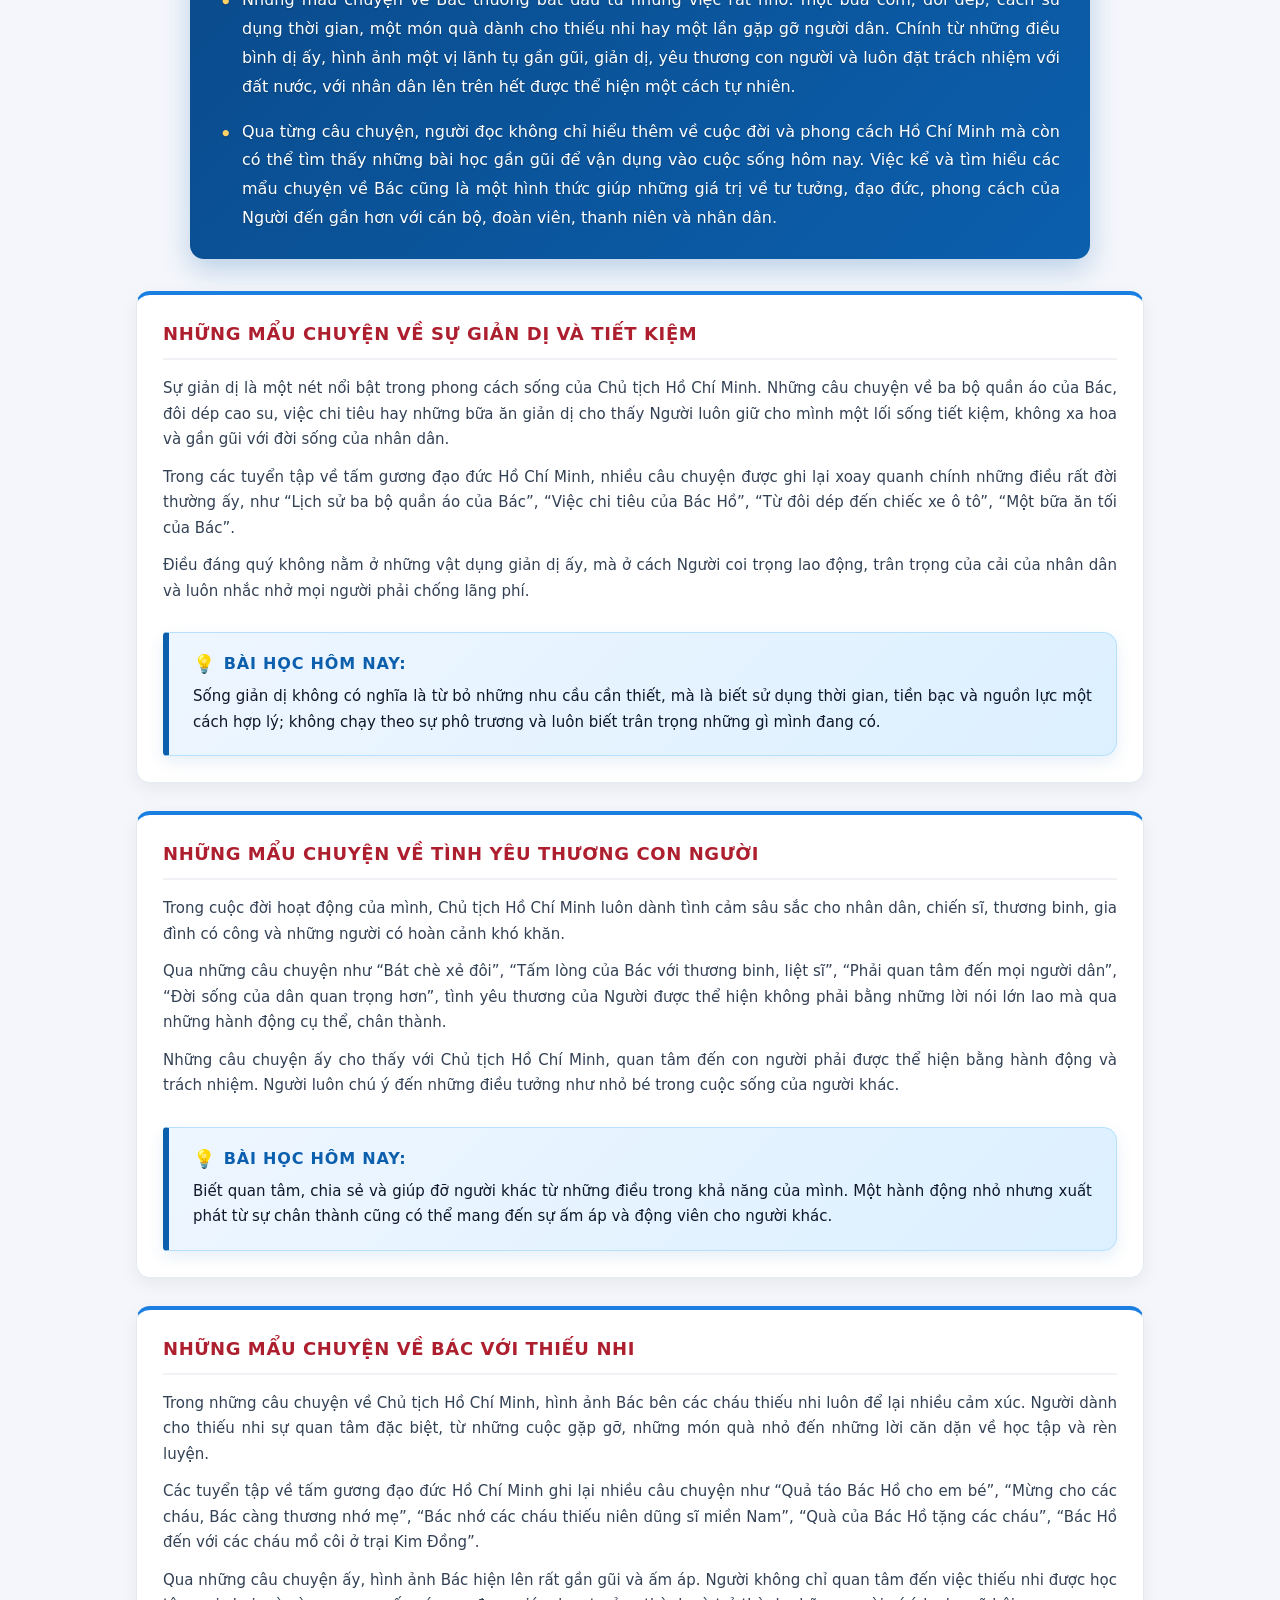
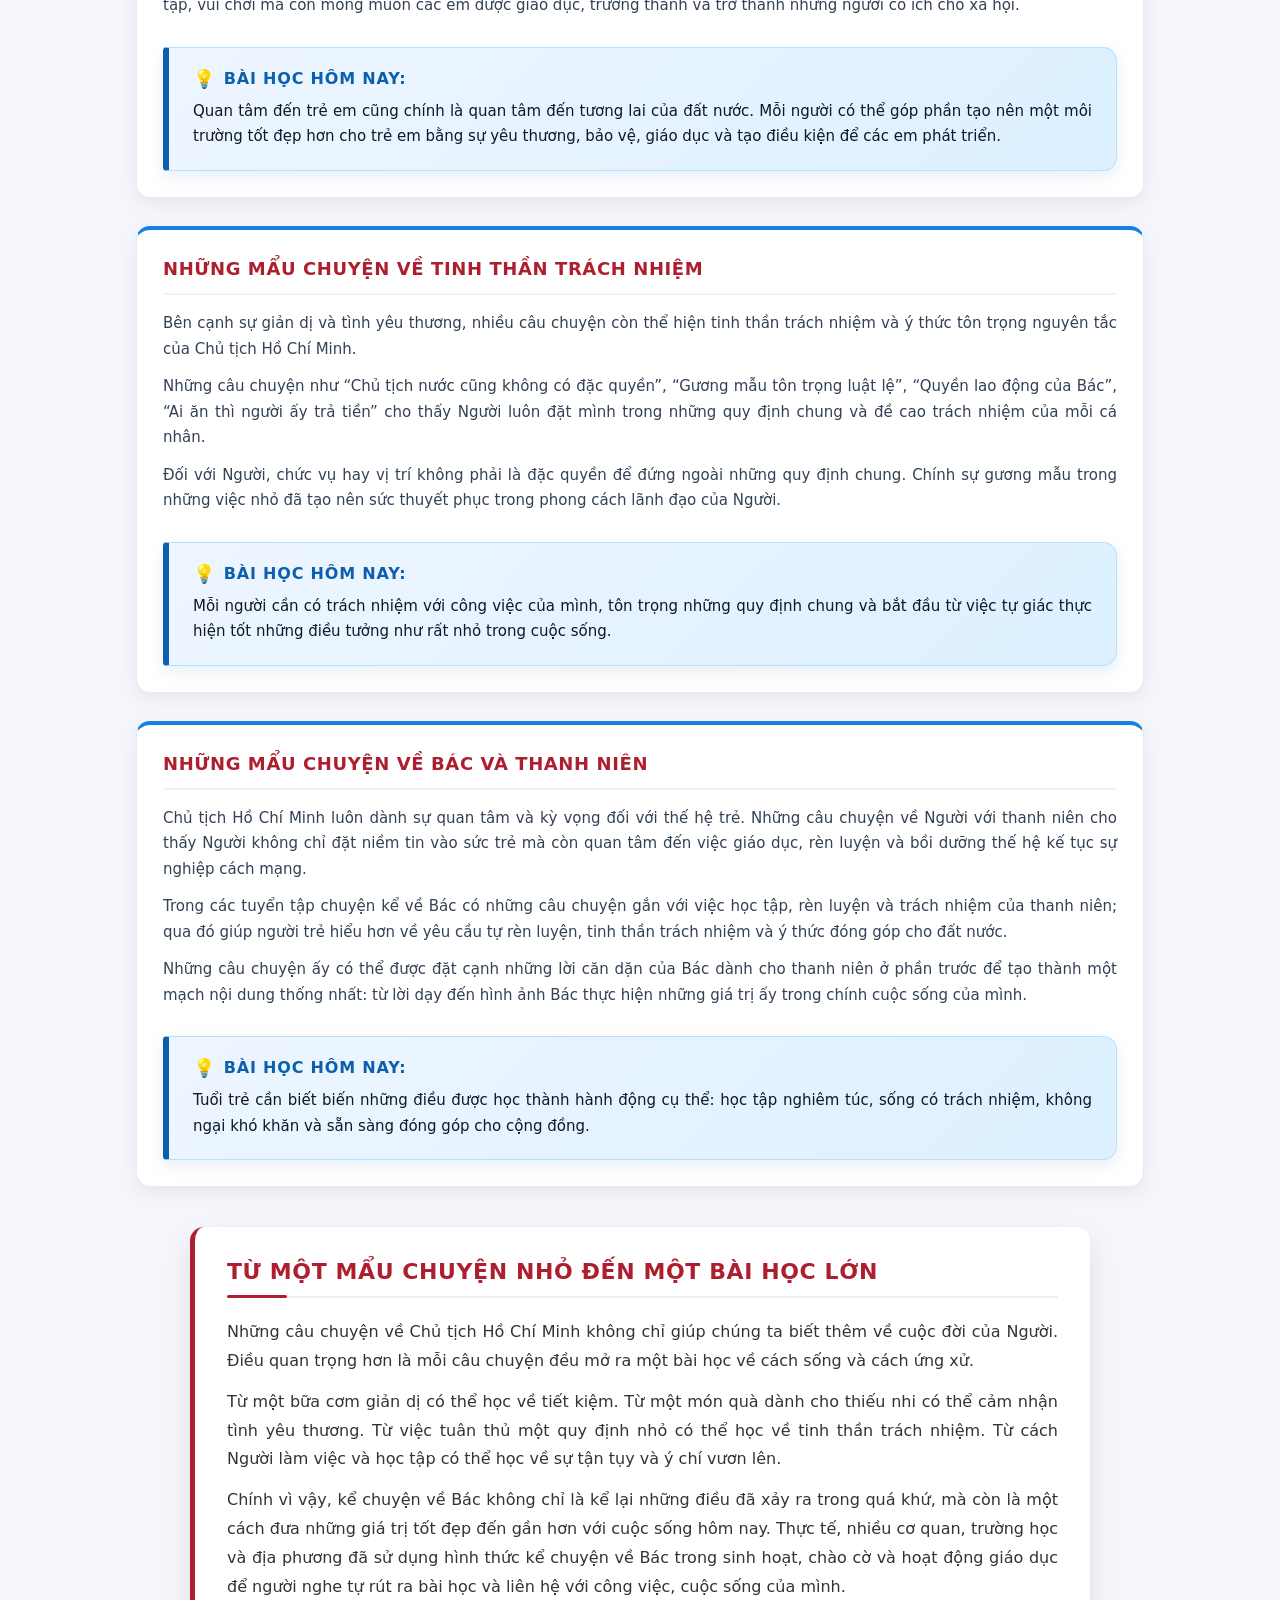
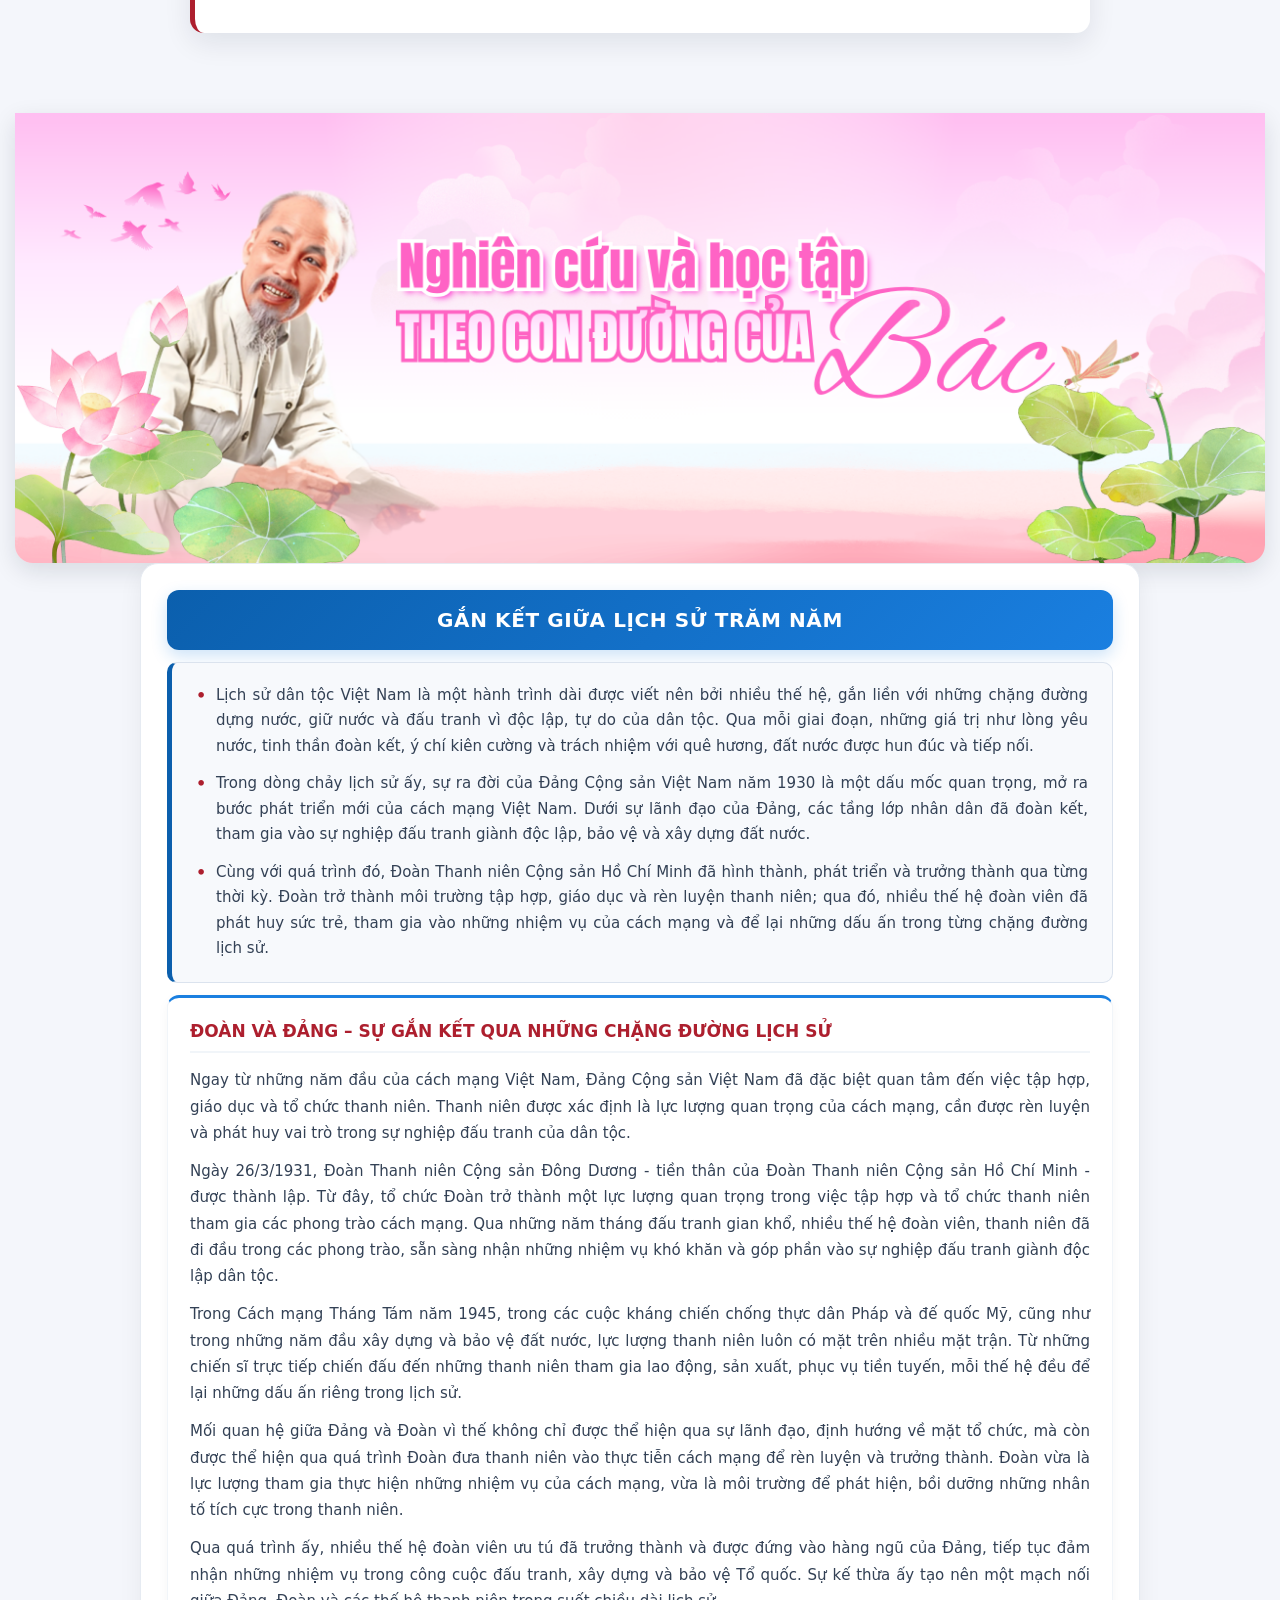
<file: pages/potrait.html>
<!DOCTYPE html>
<html lang="en">

<head>
    <meta charset="UTF-8">
    <meta name="viewport" content="width=device-width, initial-scale=1.0">
    <title>
        TUỔI TRẺ GIỒNG TRÔM THEO DẤU CỤ HỒ
    </title>

    <link rel="stylesheet" href="../styles/style.css">
    <link rel="stylesheet" href="../styles/index.css">
    <link rel="stylesheet" href="../styles/font.css">
    <link rel="stylesheet" href="../styles/color.css">
    <link rel="stylesheet" href="../styles/potrait.css">
    <link rel="stylesheet" href="../styles/story.css">
    <link rel="icon" href="../assets/icons/LogoDoan.png">s
</head>

<body>
    <header>
        <button id="show-nav">&#9776</button>
        <div class="title-block item">
            <img src="../assets/icons/LogoDoan.png" alt="" class="logo" id="logoDoan">
            <p class="title">TUỔI TRẺ GIỒNG TRÔM THEO DẤU CỤ HỒ</p>
        </div>
        <nav class="item" id="header-nav">
            <ul>
                <li><a href="../pages/introduce.html">Giới thiệu</a></li>
                <li><a href="../pages/potrait.html">Chân dung Chủ tịch Hồ Chí Minh</a></li>
                <li><a href="../pages/follow.html">Theo dấu cụ Hồ</a></li>
                <li><a href="../pages/nextGen.html">Giồng Trôm tiếp bước</a></li>
            </ul>
            <button id="hidden-nav">&#171;</button>
        </nav>
    </header>

    <main>
        <section id="tieu-su">
            <div class="title">
                HỒ CHÍ MINH: HÀNH TRÌNH VĨ ĐẠI TỪ BẾN NHÀ RỒNG ĐẾN NGÀY ĐỘC LẬP
            </div>
            <div class="descript">
                <p>
                    Kéo dài gần 8 thập kỷ và gắn liền với những khúc quanh dữ dội nhất của lịch sử thế giới thế kỷ XX,
                    cuộc đời của Chủ tịch Hồ Chí Minh là bản anh hùng ca về ý chí giải phóng dân tộc. Từ một thanh niên
                    ra đi với hai bàn tay trắng, Người đã trở thành vị lãnh tụ đưa Việt Nam từ một nước thuộc địa bước
                    lên vũ đài quốc tế với tư thế của một quốc gia độc lập.
                </p>
            </div>
            <div class="body">
                <div class="part">

                </div>
            </div>
        </section>
        <section id="Loi-day-container">
            <div class="banner">
                <img src="../assets/images/Loi-day.png" alt="">
            </div>
            <div class="descript">
                <p> Trong suốt cuộc đời hoạt động cách mạng, Chủ tịch Hồ Chí Minh đã để lại một di sản tư tưởng, văn hóa
                    và văn học phong phú. Các tác phẩm của Người được viết trong nhiều hoàn cảnh khác nhau, từ những năm
                    tháng tìm đường cứu nước, chuẩn bị cho cách mạng đến thời kỳ lãnh đạo cuộc đấu tranh giành và giữ
                    vững độc lập dân tộc.</p>
                <p> Qua từng tác phẩm, tư tưởng của Người được thể hiện một cách sâu sắc nhưng gần gũi, hướng đến những
                    vấn đề lớn của dân tộc, của nhân dân và của con người. Đó cũng là những tư liệu quan trọng giúp các
                    thế hệ hôm nay hiểu hơn về tư tưởng, đạo đức, phong cách và con đường cách mạng mà Chủ tịch Hồ Chí
                    Minh đã lựa chọn.</p>
            </div>
            <div class="content-container">

            </div>
            <div class="exp">
                <div class="title">TỪ NHỮNG TÁC PHẨM ĐẾN NHỮNG BÀI HỌC HÔM NAY</div>
                <div class="content">
                    <p>Từ “Bản án chế độ thực dân Pháp” đến “Di chúc”, các tác phẩm của Chủ tịch Hồ Chí Minh được hình
                        thành trong những hoàn cảnh lịch sử khác nhau nhưng cùng thể hiện một mạch tư tưởng xuyên suốt:
                        độc lập dân tộc, quyền của nhân dân, tinh thần đoàn kết, đạo đức và trách nhiệm đối với đất
                        nước.
                    </p>
                    <p>Mỗi tác phẩm là một lát cắt giúp thế hệ hôm nay hiểu hơn về con người Hồ Chí Minh và con đường
                        Người đã lựa chọn. Quan trọng hơn, việc tìm hiểu các tác phẩm không chỉ dừng lại ở việc ghi nhớ
                        những giá trị lịch sử, mà còn hướng đến việc học tập, rèn luyện và biến những giá trị ấy thành
                        hành động trong cuộc sống hiện tại.
                    </p>
                </div>
            </div>
        </section>
        <section id="study-container">
            <div class="banner">
                <img src="../assets/images/./Nghien-cuu-va-hoc-tap.png" alt="">
            </div>
            <div class="descript">
                <p> Sinh thời, Chủ tịch Hồ Chí Minh luôn dành sự quan tâm đặc biệt cho thế hệ trẻ. Người xem thanh niên
                    là lực lượng quan trọng của cách mạng, là những người sẽ tiếp tục sự nghiệp xây dựng và bảo vệ Tổ
                    quốc.

                </p>
                <p> Những lời căn dặn của Người không chỉ hướng thanh niên đến lý tưởng, trách nhiệm với đất nước mà còn
                    nhắc nhở mỗi người phải không ngừng học tập, rèn luyện đạo đức, sống có trách nhiệm và sẵn sàng cống
                    hiến cho cộng đồng.
                </p>
            </div>
            <div class="content-container">

            </div>
            <div class="exp">
                <div class="title">HỌC LỜI BÁC - BẮT ĐẦU TỪ NHỮNG VIỆC NHỎ</div>
                <div class="content">
                    <p>Lời dạy của Chủ tịch Hồ Chí Minh không chỉ dành cho một thời kỳ lịch sử. Những giá trị về lý
                        tưởng, trách nhiệm, học tập, rèn luyện và tinh thần cống hiến vẫn có thể được mỗi người trẻ vận
                        dụng trong cuộc sống hôm nay.
                    </p>
                    <p>Học theo Bác không nhất thiết bắt đầu từ những điều lớn lao. Đó có thể là học tập nghiêm túc hơn,
                        sống trách nhiệm hơn, biết sẻ chia với cộng đồng và sẵn sàng góp sức khi quê hương cần.
                    </p>
                    <p>
                        Từ những lời dạy giản dị ấy, mỗi đoàn viên, thanh niên có thể tự đặt cho mình một câu hỏi:
                    </p>
                    <p class="study-emphasize">Hôm nay, mình đã làm được điều gì có ích cho bản thân, cho cộng đồng và
                        cho quê hương?</p>
                </div>
            </div>
        </section>

        <section id="sample-container">
            <div class="banner">
                <img src="../assets/images/./Nghien-cuu-va-hoc-tap.png" alt="">
            </div>
            <div class="descript">
                <p>
                    Không chỉ được biết đến qua những tác phẩm chính luận, văn học và những lời căn dặn sâu sắc, Chủ
                    tịch
                    Hồ Chí Minh còn để lại trong lòng nhiều thế hệ những câu chuyện giản dị về cuộc đời, phong cách và
                    cách Người đối xử với mọi người xung quanh.

                </p>
                <p>
                    Những mẩu chuyện về Bác thường bắt đầu từ những việc rất nhỏ: một bữa cơm, đôi dép, cách sử dụng
                    thời gian, một món quà dành cho thiếu nhi hay một lần gặp gỡ người dân. Chính từ những điều bình dị
                    ấy, hình ảnh một vị lãnh tụ gần gũi, giản dị, yêu thương con người và luôn đặt trách nhiệm với đất
                    nước, với nhân dân lên trên hết được thể hiện một cách tự nhiên.
                </p>
                <p>
                    Qua từng câu chuyện, người đọc không chỉ hiểu thêm về cuộc đời và phong cách Hồ Chí Minh mà còn có
                    thể tìm thấy những bài học gần gũi để vận dụng vào cuộc sống hôm nay. Việc kể và tìm hiểu các mẩu
                    chuyện về Bác cũng là một hình thức giúp những giá trị về tư tưởng, đạo đức, phong cách của Người
                    đến gần hơn với cán bộ, đoàn viên, thanh niên và nhân dân.
                </p>
            </div>
            <div class="content-container">

            </div>
            <div class="exp">
                <div class="title">TỪ MỘT MẨU CHUYỆN NHỎ ĐẾN MỘT BÀI HỌC LỚN</div>
                <div class="content">
                    <p>
                        Những câu chuyện về Chủ tịch Hồ Chí Minh không chỉ giúp chúng ta biết thêm về cuộc đời của
                        Người.
                        Điều quan trọng hơn là mỗi câu chuyện đều mở ra một bài học về cách sống và cách ứng xử.
                    </p>
                    <p>
                        Từ một bữa cơm giản dị có thể học về tiết kiệm.
                        Từ một món quà dành cho thiếu nhi có thể cảm nhận tình yêu thương.
                        Từ việc tuân thủ một quy định nhỏ có thể học về tinh thần trách nhiệm.
                        Từ cách Người làm việc và học tập có thể học về sự tận tụy và ý chí vươn lên.
                    </p>
                    <p>
                        Chính vì vậy, kể chuyện về Bác không chỉ là kể lại những điều đã xảy ra trong quá khứ, mà còn là
                        một cách đưa những giá trị tốt đẹp đến gần hơn với cuộc sống hôm nay. Thực tế, nhiều cơ quan,
                        trường học và địa phương đã sử dụng hình thức kể chuyện về Bác trong sinh hoạt, chào cờ và hoạt
                        động giáo dục để người nghe tự rút ra bài học và liên hệ với công việc, cuộc sống của mình.
                    </p>
                </div>
            </div>
        </section>

        <section id="doan-container">
            <div class="banner">
                <img src="../assets/images/./Nghien-cuu-va-hoc-tap.png" alt="">
            </div>
            <div class="content-container">

            </div>
        </section>

        <section id="short-story-container">
            <div class="banner">
                <img src="../assets/images/Cac-tac-pham.png" alt="">
            </div>
            <div class="content-container">

            </div>
        </section>
    </main>

    <footer>
        <div class="copyright" id="GT">
            <img src="../assets/icons/LogoGT.png" alt="">
            <div class="title">Được xây dựng bởi: Chi hội sinh viên Giồng Trôm - Đại học Cần Thơ</div>
        </div>
        <div class="copyright">
            <img src="../assets/icons/LogoDoan.png" alt="">
            <div class="title">Được quản lí bởi: Xã đoàn Giồng Trôm</div>
        </div>
    </footer>
    <div id="story-modal" class="modal">
        <div class="modal-content">
            <span class="close-btn">&times;</span>
            <h2 id="modal-title"></h2>
            <div id="modal-body"></div>
        </div>
    </div>
</body>
<script src="../scripts/script.js"></script>
<script src="../scripts/work-data.js"></script>
<script src="../scripts/tieu-su.js"></script>
<script src="../scripts/short-story.js"></script>

</html>
</file>
<file: styles/index.css>
main{
    display: flex;
    justify-content: flex-start;
    align-items: start;
}
section {
    .card {
        border: 1px solid var(--blue-primary);
        border-radius: 10px;
        padding: 10px;
        margin: 10px;
        background-color: var(--blue-secondary);

        color: var(--text-white);

        box-shadow: 0 0 5px var(--blue-primary);
        img {
            width: 64px;
        }
        .title{
            font-family: 'K2D', sans-serif;
            font-size: 24px;
            font-weight: bold;
        }
        .description{
            font-size: 16px;
            
            a{
                box-shadow: inset 0 0 5px var(--blue-primary);
            }
        }
    }
}

.banner{
    width: 15%;
    height: 100%;
    ul{
        list-style: none;
        display: flex;
        flex-direction: column;
        li{
            img{
                width: 100%;
            }
        }
    }
}

@media (max-width: 768px) {
    .banner{
        display: none;
    }
}
</file>
<file: styles/style.css>
* {
    margin: 0;
    padding: 0;
    box-sizing: border-box;
}

html {
    font-size: 12px;
    font-family: 'K2D', 'Montserrat', sans-serif;

    height: 100%;
    background: var(--text-white);
}

body {
    width: 100%;
    height: 100%;

    scroll-snap-type: y mandatory;
}

a {
    position: relative;
    display: inline-block;
    font-family: 'ReadexPro', sans-serif;
    font-size: 14px;
    color: var(--text-white);
    text-decoration: none;
    padding: 10px 20px;
    margin: 10px;
    border: 1px solid var(--blue-secondary);

    border-radius: 10px;
    overflow: hidden;

    z-index: 1;
    transition: color 0.3s ease;

    &::before {
        content: '';
        position: absolute;
        top: 0;
        left: 0;
        width: 100%;
        height: 100%;
        background-color: var(--text-white);
        z-index: -1;
        transform: translateX(-100%);
        transition: transform 0.3s ease-in-out;
    }

    &:hover {
        color: var(--text-black);

        &::before {
            transform: translateX(0);
        }
    }
}

header {
    z-index: 100;
    button{
        display: none;
    }
    width: 100%;
    display: flex;
    flex-direction: row;

    background: linear-gradient(45deg, var(--blue-primary), var(--blue-secondary));

    position: fixed;
    top: 0;
    right: 0;
    left: 0;

    .item {
        margin: 10px;
    }

    .title-block {
        width: 30%;
        display: flex;
        flex-direction: row;
        justify-content: center;
        align-items: center;

        border-right: 2px solid white;

        img {
            width: 64px;
            padding: 10px;
        }

        p {
            font-size: 18px;
            font-weight: bold;
            color: var(--text-white);
        }
    }

    nav {
        width: 60%;
        display: flex;
        justify-content: center;
        align-items: center;

        ul {
            width: 100%;

            display: flex;
            flex-direction: row;
            justify-content: space-around;

            list-style: none;

            li a {
                box-shadow: 0 0 5px var(--blue-secondary);
            }
        }
    }
}

main {
    min-height: 100%;
    width: 100%;
    padding-top: 100px;

    display: flex;
    justify-content: space-around;
    align-items: center;
}

footer {
    width: 100%;
    display: flex;
    flex-direction: row;

    background: linear-gradient(45deg, var(--blue-primary), var(--blue-secondary));

    padding: 10px;

    .copyright {
        display: flex;
        flex-direction: row;

        justify-content: center;
        align-items: center;

        margin: 5px 10px;
        img {
            width: 64px;
        }

        .title {
            font-size: 16px;
            color: white;
            margin: 10px;
        }
    }
    #GT{
        border-right: 1px solid white;
    }
}

@media (max-width: 1200px) {
    header {
        flex-direction: column;

        .item {
            margin: 0;
        }

        .title-block {
            border: none;
            border-bottom: 1px solid white;
            width: 100%;
        }

        nav {
            display: flex;
            width: 100%;
        }
    }

    main {
        padding-top: 150px;
    }
}

@media (max-width: 780px) {
    header {
        z-index: 100;
        .title-block{
            flex-direction: column;
            .title{
                font-size: 16px;
            }
        }
        &>button {
            display: flex;
            margin: 10px;
            padding: 10px 20px;
            border-radius: 10px;
            border: 1px solid var(--blue-secondary);
            background: var(--blue-primary);
            position: fixed;
            color: white;
        }

        nav {
            display: none;
            background-color: var(--blue-primary);
            position: fixed;
            flex-direction: column;
            width: 100%;
            height: 100%;
            border-radius: 10px;
            backdrop-filter: blur(10px);
            ul {
                flex-direction: column;

            }

            &>button {
                margin: 10px;
                padding: 10px 20px;
                border-radius: 10px;
                border: 1px solid var(--blue-secondary);
                background: var(--blue-primary);
                position: absolute;
                top: 0;
                left: 0;
                color: white;
            }
        }
    }

    main {
        padding-top: 120px;
    }

    footer{
        .copyright{
            width: 100%;
            .title{
                font-size: 10px;
                display: flex;
                flex-direction: column;
                font-style: italic;
            }
        }
    }
}
</file>
<file: styles/font.css>
@font-face {
    font-family: 'BeVN';
    src: url('../assets/font/BeVn.ttf');
    font-weight: normal;
    font-style: normal;
}
@font-face {
    font-family: 'BeVn';
    src: url('../assets/font/BeVN-Bold.ttf');
    font-weight: bold;
    font-style: normal;
}
@font-face {
    font-family: 'BeVn';
    src: url('../assets/font/BeVN-Italic.ttf');
    font-weight: normal;
    font-style: italic;
}
@font-face {
    font-family: 'BeVN';
    src: url('../assets/font/BeVN-BoldItalic.ttf');
    font-weight: bold;
    font-style: italic;
}

@font-face {
    font-family: 'Inter';
    src: url('../assets/font/Inter.ttf');
    font-weight: normal;
    font-style: normal;
}
@font-face {
    font-family: 'Inter';
    src: url('../assets/font/Inter-Bold.ttf');
    font-weight: bold;
    font-style: normal;
}
@font-face {
    font-family: 'Inter';
    src: url('../assets/font/Inter-Italic.ttf');
    font-weight: normal;
    font-style: italic;
}
@font-face {
    font-family: 'Inter';
    src: url('../assets/font/Inter-BoldItalic.ttf');
    font-weight: bold;
    font-style: italic;
}

@font-face {
    font-family: 'Lora';
    src: url('../assets/font/Lora-Medium.ttf');
    font-weight: normal;
    font-style: normal;
}
@font-face {
    font-family: 'Lora';
    src: url('../assets/font/Lora-Bold.ttf');
    font-weight: bold;
    font-style: normal;
}
@font-face {
    font-family: 'Lora';
    src: url('../assets/font/Lora-Italic.ttf');
    font-weight: normal;
    font-style: italic;
}
@font-face {
    font-family: 'Lora';
    src: url('../assets/font/Lora-BoldItalic.ttf');
    font-weight: bold;
    font-style: italic;
}

@font-face {
    font-family: 'Merriweather';
    src: url('../assets/font/Merriweather.ttf');
    font-weight: normal;
    font-style: normal;
}
@font-face {
    font-family: 'Merriweather';
    src: url('../assets/font/Merriweather-Bold.ttf');
    font-weight: bold;
    font-style: normal;
}
@font-face {
    font-family: 'Merriweather';
    src: url('../assets/font/Merriweather-Italic.ttf');
    font-weight: normal;
    font-style: italic;
}
@font-face {
    font-family: 'Merriweather';
    src: url('../assets/font/Merriweather-BoldItalic.ttf');
    font-weight: bold;
    font-style: italic;
}

@font-face {
    font-family: 'Montserrat';
    src: url('../assets/font/Montserrat.ttf');
    font-weight: normal;
    font-style: normal;
}
@font-face {
    font-family: 'Montserrat';
    src: url('../assets/font/Montserrat-Bold.ttf');
    font-weight: bold;
    font-style: normal;
}
@font-face {
    font-family: 'Montserrat';
    src: url('../assets/font/Montserrat-Italic.ttf');
    font-weight: normal;
    font-style: italic;
}
@font-face {
    font-family: 'Montserrat';
    src: url('../assets/font/Montserrat-BoldItalic.ttf');
    font-weight: bold;
    font-style: italic;
}

@font-face {
    font-family: 'OpenSans';
    src: url('../assets/font/OpenSans-Bold.ttf');
    font-weight: bold;
    font-style: normal;
}
@font-face {
    font-family: 'OpenSans';
    src: url('../assets/font/OpenSans-BoldItalic.ttf');
    font-weight: bold;
    font-style: italic;
}

@font-face {
    font-family: 'Playfair';
    src: url('../assets/font/Playfair.ttf');
    font-weight: normal;
    font-style: normal;
}
@font-face {
    font-family: 'Playfair';
    src: url('../assets/font/Playfair-Bold.ttf');
    font-weight: bold;
    font-style: normal;
}
@font-face {
    font-family: 'Playfair';
    src: url('../assets/font/Playfair-Italic.ttf');
    font-weight: normal;
    font-style: italic;
}
@font-face {
    font-family: 'Playfair';
    src: url('../assets/font/Playfair-BoldItalic.ttf');
    font-weight: bold;
    font-style: italic;
}

@font-face {
    font-family: 'K2D';
    src: url('../assets/font/K2D.ttf');
    font-weight: normal;
    font-style: normal;
}
@font-face {
    font-family: 'K2D';
    src: url('../assets/font/K2D-Bold.ttf');
    font-weight: bold;
    font-style: normal;
}
@font-face {
    font-family: 'K2D';
    src: url('../assets/font/K2D-Italic.ttf');
    font-weight: normal;
    font-style: italic;
}
@font-face {
    font-family: 'K2D';
    src: url('../assets/font/K2D-BoldItalic.ttf');
    font-weight: bold;
    font-style: italic;
}

@font-face {
    font-family: 'ReadexPro';
    src: url('../assets/font/ReadexPro.ttf');
    font-weight: normal;
    font-style: normal;
}
@font-face {
    font-family: 'ReadexPro';
    src: url('../assets/font/ReadexPro-Bold.ttf');
    font-weight: bold;
    font-style: normal;
}
</file>
<file: styles/color.css>
:root{
    --blue-primary: #1f5ca9;
    --blue-secondary: #00afef;
    --yellow-accent: #FFF200;
    --red-accent: #ED1C24;
    --green-accent: #00A651;
    --text-white: #F8F9FA;
    --text-black: #212529;
    --text-gray: #6C757D;
}
</file>
<file: styles/follow.css>
main {
  display: flex;
  flex-direction: column;
  width: 100%;

  .post-container {
    display: flex;
    flex-direction: column;
    align-items: center;
    width: 100%;

    /* Tiêu đề chính lớn của danh sách */
    > .title {
      font-size: 20px;
      font-weight: 700;
      padding: 16px 20px;
      background: linear-gradient(135deg, var(--blue-primary, #0056b3), #007bff);
      color: #ffffff;
      border-radius: 12px;
      text-align: center;
      line-height: 1.4;
      box-shadow: 0 4px 12px rgba(0, 123, 255, 0.2);
      text-transform: uppercase;
      letter-spacing: 0.5px;
      margin: 15px 0;
    }

    .post-list {
      width: 80%;
      display: flex;
      flex-direction: column;
      gap: 20px;

      .item {
        display: flex;
        flex-direction: row;
        align-items: flex-start;
        padding: 15px;
        border: 1px solid var(--blue-primary, #0056b3);
        border-radius: 12px;
        background-color: #ffffff;
        box-shadow: 0 4px 12px rgba(0, 0, 0, 0.04);
        transition: transform 0.2s ease, box-shadow 0.2s ease;

        &:hover {
          transform: translateY(-2px);
          box-shadow: 0 6px 16px rgba(0, 0, 0, 0.08);
        }

        /* Tối ưu ảnh tỉ lệ 1:1 */
        img {
          width: 200px;
          height: 200px;
          aspect-ratio: 1 / 1;
          object-fit: cover;
          object-position: top center;
          flex-shrink: 0;
          border-radius: 10px;
          margin-right: 15px; /* Tạo khoảng cách với phần chữ bên phải */
        }

        /* Khối chứa toàn bộ chữ bên cạnh ảnh */
        .content {
          flex: 1;
          display: flex;
          flex-direction: column;

          .title {
            background: transparent;
            box-shadow: none;
            color: #b71c1c;
            text-align: left;
            padding: 0 0 10px 0;
            margin: 0 0 12px 0;
            border-bottom: 2px solid var(--blue-primary, #0056b3);
            border-radius: 0;
            font-size: 17px;
            font-weight: 700;
            line-height: 1.4;
          }

          .text {
            font-size: 15px;
            line-height: 1.7;
            color: #333333;
            text-align: justify;
            display: flex;
            flex-direction: column;
            gap: 12px;

            p {
              margin: 0;
            }

            /* Nút bấm Chi tiết -> */
            a {
              align-self: flex-end;
              display: inline-block;
              background-color: var(--blue-primary, #0056b3);
              color: #ffffff;
              text-decoration: none;
              padding: 8px 16px;
              border-radius: 6px;
              font-size: 14px;
              font-weight: 600;
              transition: opacity 0.2s ease;

              &:hover {
                opacity: 0.9;
              }
            }
          }
        }
      }
    }
  }
}

/* RESPONSIVE (MOBILE & TABLET) */
@media (max-width: 780px) {
  main .post-container {
    > .title {
      font-size: 16px;
      padding: 12px 16px;
    }

    .post-list {
      width: 95%;

      .item {
        flex-direction: column;
        align-items: center;
        padding: 15px;

        img {
          width: 100%;
          max-width: 200px;
          height: auto;
          aspect-ratio: 1 / 1;
          margin-right: 0;
          margin-bottom: 15px;
        }

        .content {
          width: 100%;

          .title {
            text-align: center;
            font-size: 16px;
          }

          .text p {
            font-size: 14px;
          }
        }
      }
    }
  }
}
</file>
<file: styles/introduce.css>
main {
    display: flex;
    flex-direction: column;
    justify-content: start;
    align-items: center;

    &>.title {
        font-size: 24px;
        padding: 10px;
        border: 1px solid var(--blue-secondary);
        border-radius: 10px;
        box-shadow: inset 0 0 5px var(--blue-primary);
    }

    .content {
        max-width: 1000px;
        margin: 40px auto;
        padding: 0 20px;
        font-family: system-ui, -apple-system, "Segoe UI", Roboto, sans-serif;
    }

    /* Tiêu đề chính của từng khối (Chủ đề / Quy tắc) */
    .content>.title {
        text-align: center;
        margin-bottom: 35px;
        padding: 20px;
        background: linear-gradient(135deg, #fdfbf7 0%, #f4ede2 100%);
        border-radius: 12px;
        border-bottom: 3px solid #b71c1c;
        box-shadow: 0 4px 12px rgba(0, 0, 0, 0.05);
    }

    .content>.title p:first-child {
        font-size: 22px;
        font-weight: 700;
        color: #b71c1c;
        /* Đỏ truyền thống */
        text-transform: uppercase;
        margin: 0 0 6px 0;
        letter-spacing: 0.5px;
    }

    .content>.title p:last-child {
        font-size: 18px;
        font-weight: 600;
        color: #0056b3;
        /* Xanh tươi trẻ / Kỷ nguyên số */
        margin: 0;
    }

    /* ==========================================
   2. BỐ TRÍ CÁC THẺ CARD (SECTION)
   ========================================== */

    /* Thẻ bao quanh từng mục */
    .content section {
        display: flex;
        background: #ffffff;
        border-radius: 12px;
        margin-bottom: 24px;
        box-shadow: 0 4px 15px rgba(0, 0, 0, 0.06);
        border: 1px solid #eef2f5;
        overflow: hidden;
        transition: transform 0.25s ease, box-shadow 0.25s ease;
    }

    /* Hiệu ứng nổi lên khi di chuột vào thẻ */
    .content section:hover {
        transform: translateY(-4px);
        box-shadow: 0 8px 25px rgba(0, 0, 0, 0.1);
    }

    /* Cột Tiêu đề bên trái của từng Section */
    .content section .title.item {
        width: 32%;
        background-color: #f8f9fa;
        padding: 20px 24px;
        border-right: 2px solid #e9ecef;
        display: flex;
        flex-direction: column;
        justify-content: center;
        flex-shrink: 0;
        position: relative;
    }

    /* Điểm nhấn đường viền đỏ bên trái tiêu đề con */
    .content section .title.item::before {
        content: "";
        position: absolute;
        top: 0;
        left: 0;
        bottom: 0;
        width: 4px;
        background-color: #b71c1c;
    }

    .content section .title.item p {
        margin: 0;
        line-height: 1.4;
    }

    .content section .title.item p:first-child {
        font-size: 18px;
        font-weight: 700;
        color: #b71c1c;
        text-transform: uppercase;
    }

    .content section .title.item p:nth-child(2),
    .content section .title.item p:nth-child(3) {
        font-size: 15px;
        font-weight: 600;
        color: #2c3e50;
        margin-top: 4px;
    }

    /* Cột Nội dung bên phải của từng Section */
    .content section .content.item {
        width: 68%;
        padding: 22px 28px;
        font-size: 15px;
        line-height: 1.8;
        color: #333333;
        display: flex;
        align-items: center;
        text-align: justify;
    }

    /* ==========================================
   3. TÙY CHỈNH DANH SÁCH KHỐI "QUY TẮC" (#rule)
   ========================================== */

    /* Định dạng danh sách ul li trong phần quy tắc */
    #rule section .content.item ul {
        margin: 0;
        padding-left: 20px;
        width: 100%;
    }

    #rule section .content.item li {
        margin-bottom: 10px;
        line-height: 1.7;
    }

    #rule section .content.item li:last-child {
        margin-bottom: 0;
    }

    /* Tùy chỉnh màu các chấm đầu dòng danh sách */
    #rule section .content.item li::marker {
        color: #0056b3;
        font-size: 1.1em;
    }

    /* Khối Quy tắc có điểm nhấn màu xanh nổi bật */
    #rule section .title.item::before {
        background-color: #0056b3;
    }

    #rule section .title.item p:first-child {
        color: #0056b3;
    }

    nav {
        display: grid;
        grid-template-columns: repeat(auto-fit, minmax(280px, 1fr));
        gap: 25px;
        max-width: 1100px;
        margin: 40px auto;
        padding: 0 20px;
    }

    /* ==========================================
   2. ĐỊNH DẠNG TỪNG THẺ CARD (.card)
   ========================================== */
    nav .card {
        background: #ffffff;
        border-radius: 12px;
        padding: 25px 20px;
        box-shadow: 0 4px 15px rgba(0, 0, 0, 0.06);
        border: 1px solid #eef2f5;
        display: flex;
        flex-direction: column;
        align-items: center;
        text-align: center;
        position: relative;
        transition: transform 0.3s ease, box-shadow 0.3s ease;
    }

    /* Hiệu ứng nổi nhẹ khi di chuột qua card */
    nav .card:hover {
        transform: translateY(-6px);
        box-shadow: 0 10px 25px rgba(0, 0, 0, 0.12);
        border-color: #f5c6cb;
    }

    /* Logo Đoàn / Biểu tượng trên cùng */
    nav .card img {
        width: 65px;
        height: 65px;
        object-fit: contain;
        margin-bottom: 15px;
        filter: drop-shadow(0 2px 4px rgba(0, 0, 0, 0.1));
    }

    /* Tiêu đề của từng card */
    nav .card .title {
        font-size: 18px;
        font-weight: 700;
        color: #b71c1c;
        /* Đỏ truyền thống */
        margin-bottom: 12px;
        line-height: 1.4;
        min-height: 50px;
        /* Giúp các tiêu đề bằng chiều cao nhau */
        display: flex;
        align-items: center;
        justify-content: center;
    }

    /* Khối nội dung bên trong */
    nav .card .content {
        display: flex;
        flex-direction: column;
        flex-grow: 1;
        justify-content: space-between;
        width: 100%;
    }

    /* Đoạn mô tả ngắn */
    nav .card .description p {
        font-size: 14px;
        color: #555555;
        line-height: 1.6;
        margin-bottom: 20px;
    }

    /* Nút liên kết "Chi tiết →" */
    nav .card .description a {
        display: inline-block;
        color: #0056b3;
        /* Màu xanh thanh niên */
        font-weight: 600;
        font-size: 14px;
        text-decoration: none;
        padding: 8px 18px;
        border-radius: 20px;
        background-color: #f0f7ff;
        transition: all 0.25s ease;
    }

    /* Hiệu ứng hover cho nút liên kết */
    nav .card .description a:hover {
        background-color: #0056b3;
        color: var(--blue-primary);
        padding-right: 22px;
        /* Tạo hiệu ứng nhích nhẹ mũi tên */
    }
}

@media (max-width: 780px) {
    main {


        .content {
            padding: 0 12px;
            margin: 20px auto;
        }

        .content>.title p:first-child {
            font-size: 18px;
        }

        .content>.title p:last-child {
            font-size: 15px;
        }

        /* Chuyển layout cột thành hàng dọc trên điện thoại */
        .content section {
            flex-direction: column;
        }

        .content section .title.item,
        .content section .content.item {
            width: 100%;
        }

        .content section .title.item {
            border-right: none;
            border-bottom: 1px solid #e9ecef;
            padding: 15px 20px;
        }

        .content section .content.item {
            padding: 18px 20px;
        }

        nav {
            grid-template-columns: 1fr;
            /* Chuyển thành 1 cột trên điện thoại */
            gap: 20px;
            margin: 20px auto;
        }

        nav .card .title {
            min-height: auto;
        }
    }
}
</file>
<file: styles/potrait.css>
/* ========================================================
   BẢNG MÀU & GHI CHÚ THIẾT KẾ (không dùng :root/var, chỉ để tham khảo)
   - Xanh chính:   #0b5fad → #1a7fe0 (gradient)
   - Đỏ nhấn:      #ad1f2e
   - Nền trung tính: #f7f9fc / #ffffff
   - Chữ:          #1e293b (đậm) / #475569 (phụ)
   - Viền:         #e6ebf2
   ======================================================== */

/* ========================================================
   1. LAYOUT CHÍNH & BANNER
   ======================================================== */
main {
  display: flex;
  flex-direction: column;
  justify-content: flex-start;
  background-color: #f4f6fb;
  font-family: system-ui, -apple-system, BlinkMacSystemFont, "Segoe UI", Roboto, sans-serif;
}

main section {
  display: flex;
  flex-direction: column;
  align-items: center;
  margin: 10px;
}

main section .banner {
  width: 100%;
  overflow: hidden;
  border-radius: 0 0 18px 18px;
  box-shadow: 0 8px 24px rgba(15, 23, 42, 0.12);
}

main section .banner img {
  width: 100%;
  height: auto;
  display: block;
  transition: transform 0.5s ease;
}

main section .banner:hover img {
  transform: scale(1.02);
}

/* ========================================================
   2. KHUNG MÔ TẢ TỔNG QUAN (.descript)
   ======================================================== */
main section > .descript {
  max-width: 900px;
  margin: 32px auto;
  padding: 26px 30px;
  background: linear-gradient(135deg, #0a4a8a, #0b5fad);
  border: none;
  border-radius: 14px;
  box-shadow: 0 10px 28px rgba(11, 95, 173, 0.25);
}

main section > .descript > p {
  font-size: 16px;
  line-height: 1.8;
  color: #ffffff;
  margin-bottom: 16px;
  text-align: justify;
  position: relative;
  padding-left: 22px;
  text-shadow: 0 1px 2px rgba(0, 0, 0, 0.25);
}

main section > .descript > p:last-child {
  margin-bottom: 0;
}

main section > .descript > p::before {
  content: "•";
  position: absolute;
  left: 0;
  top: 0;
  color: #ffd166;
  font-weight: bold;
  font-size: 18px;
}

/* ========================================================
   3. CONTENT CONTAINER & CÁC THẺ CON
   ======================================================== */
main section .content-container {
  width: 80%;
  display: flex;
  flex-direction: column;
  gap: 28px;
}

/* Tiêu đề chung */
main section .content-container .title {
  font-size: 20px;
  font-weight: 700;
  padding: 16px 20px;
  background: linear-gradient(135deg, #0b5fad, #1a7fe0);
  color: #ffffff;
  border-radius: 12px;
  text-align: center;
  line-height: 1.4;
  box-shadow: 0 6px 16px rgba(26, 127, 224, 0.25);
  text-transform: uppercase;
  letter-spacing: 0.6px;
}

/* Thẻ tác phẩm (.work) */
main section .content-container .work {
  max-width: 1000px;
  margin: 10px auto;
  padding: 26px;
  background-color: #ffffff;
  border-radius: 14px;
  box-shadow: 0 6px 20px rgba(15, 23, 42, 0.07);
  border: 1px solid #e6ebf2;
  transition: box-shadow 0.3s ease, transform 0.3s ease;
}

main section .content-container .work:hover {
  box-shadow: 0 10px 28px rgba(15, 23, 42, 0.1);
  transform: translateY(-2px);
}

main section .content-container .work .title {
  background: transparent;
  box-shadow: none;
  color: #ad1f2e;
  text-align: left;
  padding: 0 0 12px 0;
  margin-bottom: 20px;
  border-bottom: 2px solid #f0f2f6;
  border-radius: 0;
  letter-spacing: 0.3px;
}

main section .content-container .work .container {
  display: flex;
  align-items: flex-start;
  gap: 26px;
}

main section .content-container .work .container img {
  width: 260px;
  height: 360px;
  object-fit: cover;
  border-radius: 10px;
  box-shadow: 0 8px 18px rgba(15, 23, 42, 0.18);
  flex-shrink: 0;
  transition: transform 0.3s ease;
}

main section .content-container .work .container img:hover {
  transform: scale(1.02);
}

main section .content-container .work .content {
  flex: 1;
  display: flex;
  flex-direction: column;
  gap: 16px;
}

main section .content-container .work .content .descript {
  font-size: 15px;
  font-style: italic;
  color: #52606d;
  line-height: 1.6;
  background-color: #f8fafc;
  padding: 14px 16px;
  border-left: 3px solid #ad1f2e;
  border-radius: 0 8px 8px 0;
  margin: 0;
  box-shadow: none;
}

main section .content-container .work .content .descript > p {
  color: inherit;
  padding-left: 0;
}

main section .content-container .work .content .descript > p::before {
  display: none;
}

main section .content-container .work .content .emphasize {
  font-weight: 700;
  color: #1e293b;
  margin-bottom: 6px;
  font-size: 15px;
}

main section .content-container .work .content .paragraph {
  font-size: 15px;
  color: #334155;
  line-height: 1.75;
  margin: 0;
  text-align: justify;
}

/* Khối .study và .sample */
main section .content-container .study,
main section .content-container .sample {
  background-color: #ffffff;
  border: 1px solid #e6ebf2;
  border-top: 4px solid #1a7fe0;
  border-radius: 14px;
  padding: 26px;
  box-shadow: 0 6px 18px rgba(15, 23, 42, 0.06);
  display: flex;
  flex-direction: column;
  gap: 16px;
  transition: box-shadow 0.3s ease;
}

main section .content-container .study:hover,
main section .content-container .sample:hover {
  box-shadow: 0 10px 24px rgba(15, 23, 42, 0.09);
}

main section .content-container .study .title,
main section .content-container .sample .title {
  font-size: 18px;
  font-weight: 700;
  color: #ad1f2e;
  background: transparent;
  box-shadow: none;
  padding: 0 0 12px 0;
  border-bottom: 2px solid #f0f2f6;
  border-radius: 0;
  text-align: left;
  text-transform: none;
}

main section .content-container .study .content,
main section .content-container .sample .content {
  display: flex;
  flex-direction: column;
  gap: 12px;
}

main section .content-container .study .content p,
main section .content-container .sample .content p {
  margin: 0;
  font-size: 15px;
  line-height: 1.7;
  color: #334155;
  text-align: justify;
}

main section .content-container .study .content > .study,
main section .content-container .study .content > .sample,
main section .content-container .sample .content > .study,
main section .content-container .sample .content > .sample {
  margin-top: 16px;
  padding: 20px 24px;
  background: linear-gradient(135deg, #eef6ff 0%, #dcf0ff 100%);
  border: 1px solid #b6e0fe;
  border-left: 6px solid #0b5fad;
  border-radius: 4px 14px 14px 4px;
  box-shadow: 0 6px 16px rgba(11, 95, 173, 0.1);
  gap: 10px;
}

main section .content-container .study .content > .study .emphasize,
main section .content-container .study .content > .sample .emphasize,
main section .content-container .sample .content > .study .emphasize,
main section .content-container .sample .content > .sample .emphasize {
  font-size: 16px;
  font-weight: 800;
  color: #0b5fad;
  text-transform: uppercase;
  letter-spacing: 0.8px;
  display: flex;
  align-items: center;
  gap: 8px;
}

main section .content-container .study .content > .study .emphasize::before,
main section .content-container .study .content > .sample .emphasize::before,
main section .content-container .sample .content > .study .emphasize::before,
main section .content-container .sample .content > .sample .emphasize::before {
  content: "💡";
  font-size: 18px;
}

main section .content-container .study .content > .study .study-text,
main section .content-container .study .content > .sample .study-text,
main section .content-container .sample .content > .study .study-text,
main section .content-container .sample .content > .sample .study-text {
  font-size: 15px;
  line-height: 1.7;
  color: #0f172a;
  font-weight: 500;
  text-align: justify;
}

/* Thẻ nội dung chung */
main section .content-container > .content {
  border: 1px solid #e6ebf2;
  border-top: 4px solid #1a7fe0;
  border-radius: 14px;
  padding: 26px;
  background-color: #ffffff;
  box-shadow: 0 6px 16px rgba(15, 23, 42, 0.05);
  display: flex;
  flex-direction: column;
  gap: 14px;
}

main section .content-container > .content p {
  margin: 0;
  font-size: 15px;
  line-height: 1.7;
  color: #334155;
  text-align: justify;
}

/* Khối trải nghiệm (.exp) */
main section .exp {
  max-width: 900px;
  margin: 40px auto;
  padding: 32px;
  background-color: #ffffff;
  border-radius: 14px;
  box-shadow: 0 10px 28px rgba(15, 23, 42, 0.09);
  border-left: 5px solid #ad1f2e;
  transition: transform 0.3s ease, box-shadow 0.3s ease;
}

main section .exp:hover {
  transform: translateY(-4px);
  box-shadow: 0 14px 34px rgba(15, 23, 42, 0.14);
}

main section .exp .title {
  font-size: 22px;
  font-weight: 700;
  color: #ad1f2e;
  text-transform: uppercase;
  letter-spacing: 0.6px;
  margin-bottom: 20px;
  padding-bottom: 12px;
  border-bottom: 2px solid #f0f2f6;
  position: relative;
}

main section .exp .title::after {
  content: "";
  position: absolute;
  bottom: -2px;
  left: 0;
  width: 60px;
  height: 3px;
  background-color: #ad1f2e;
  border-radius: 3px;
}

main section .exp .content {
  font-size: 16px;
  line-height: 1.8;
  color: #333333;
  display: flex;
  flex-direction: column;
  gap: 12px;
}

main section .exp .content p {
  margin: 0;
  text-align: justify;
}

main section .exp .content .study-emphasize {
  font-size: 16px;
  font-weight: 700;
  color: #0b5fad;
  background-color: #eef6ff;
  border-left: 4px solid #1a7fe0;
  padding: 16px 20px;
  border-radius: 0 10px 10px 0;
  font-style: italic;
  text-align: center;
  margin-top: 8px;
}

/* ========================================================
   4. TIỂU SỬ (#tieu-su) & ĐOẠN CONTAINER (#doan-container)
   ======================================================== */
main #tieu-su {
  max-width: 960px;
  margin: 40px auto;
  padding: 0 20px;
  color: #1e293b;
}

main #tieu-su > .title {
  font-size: 1.6rem;
  font-weight: 800;
  text-align: center;
  color: #ffffff;
  background: linear-gradient(135deg, #0b5fad, #1a7fe0);
  padding: 22px 26px;
  border-radius: 14px;
  box-shadow: 0 10px 26px rgba(11, 95, 173, 0.22);
  line-height: 1.4;
  letter-spacing: 0.5px;
  margin-bottom: 26px;
}

main #tieu-su .descript {
  background: #ffffff;
  border: 1px solid #e6ebf2;
  border-left: 5px solid #ad1f2e;
  border-radius: 12px;
  padding: 22px 26px;
  margin-bottom: 36px;
  box-shadow: 0 4px 14px rgba(15, 23, 42, 0.05);
}

main #tieu-su .descript p {
  margin: 0;
  font-size: 1.05rem;
  line-height: 1.8;
  color: #475569;
  text-align: justify;
}

main #tieu-su .body {
  display: flex;
  flex-direction: column;
  gap: 28px;
}

main #tieu-su .body .part {
  position: relative;
  background-color: #ffffff;
  border: 1px solid #e6ebf2;
  border-radius: 18px;
  padding: 30px;
  box-shadow: 0 4px 14px rgba(15, 23, 42, 0.05);
  transition: transform 0.3s ease, box-shadow 0.3s ease, border-color 0.3s ease;
  overflow: hidden;
  margin-top: 14px;
}

main #tieu-su .body .part::before {
  content: "";
  position: absolute;
  top: 0;
  left: 0;
  width: 6px;
  height: 100%;
  background: linear-gradient(180deg, #0b5fad, #1a7fe0);
  transition: width 0.3s ease;
}

main #tieu-su .body .part:hover {
  transform: translateY(-4px);
  box-shadow: 0 16px 32px rgba(11, 95, 173, 0.14);
  border-color: rgba(26, 127, 224, 0.35);
}

main #tieu-su .body .part:hover::before {
  width: 8px;
}

main #tieu-su .body .part > .title {
  font-size: 1.05rem;
  font-weight: 700;
  color: #0b5fad;
  margin-bottom: 16px;
  padding-bottom: 12px;
  border-bottom: 2px solid #f1f5f9;
  display: flex;
  align-items: center;
  gap: 10px;
  position: relative;
}

main #tieu-su .body .part > .title::after {
  content: "";
  position: absolute;
  bottom: -2px;
  left: 0;
  width: 60px;
  height: 3px;
  background-color: #ad1f2e;
  border-radius: 3px;
}

main #tieu-su .body .part > .descript {
  background-color: #f7f9fc;
  border: 1px solid #e6ebf2;
  border-left: 4px solid #0b5fad;
  border-radius: 10px;
  padding: 16px 20px;
  margin-bottom: 20px;
}

main #tieu-su .body .part > .descript p {
  margin: 0;
  font-size: 1rem;
  line-height: 1.7;
  color: #475569;
}

main #tieu-su .body .part .text p {
  font-size: 16px;
  line-height: 1.75;
  color: #1e293b;
  margin: 0 0 10px 0;
  text-align: justify;
}

main #tieu-su .body .part .text p:last-child {
  margin-bottom: 0;
}

/* Khối #doan-container */
main #doan-container {
  width: 100%;
  margin: 30px auto;
  padding: 0 15px;
  box-sizing: border-box;
}

main #doan-container .content-container {
  width: 80%;
  display: flex;
  flex-direction: column;
  gap: 34px;
}

main #doan-container .content-container .part {
  width: 100%;
  display: flex;
  flex-direction: column;
  align-items: center;
  gap: 12px;
  background-color: #ffffff;
  border: 1px solid #e6ebf2;
  border-radius: 18px;
  padding: 26px;
  box-shadow: 0 8px 24px rgba(15, 23, 42, 0.06);
  transition: box-shadow 0.3s ease;
}

main #doan-container .content-container .part:hover {
  box-shadow: 0 12px 30px rgba(15, 23, 42, 0.1);
}

main #doan-container .content-container .part > .title {
  width: 100%;
  font-size: 20px;
  font-weight: 700;
  padding: 16px 20px;
  color: #ffffff;
  background: linear-gradient(135deg, #0b5fad, #1a7fe0);
  border-radius: 12px;
  text-align: center;
  line-height: 1.4;
  box-shadow: 0 6px 16px rgba(26, 127, 224, 0.22);
  text-transform: uppercase;
  letter-spacing: 0.6px;
  margin: 0;
}

main #doan-container .content-container .part > .descript {
  background-color: #f7f9fc;
  border: 1px solid #dbe3ee;
  border-left: 5px solid #0b5fad;
  border-radius: 10px;
  padding: 20px 24px;
  margin: 0;
}

main #doan-container .content-container .part > .descript > p {
  font-size: 15px;
  line-height: 1.7;
  color: #334155;
  margin-bottom: 12px;
  text-align: justify;
  position: relative;
  padding-left: 20px;
}

main #doan-container .content-container .part > .descript > p:last-child {
  margin-bottom: 0;
}

main #doan-container .content-container .part > .descript > p::before {
  content: "•";
  position: absolute;
  left: 0;
  top: -1px;
  color: #ad1f2e;
  font-weight: bold;
  font-size: 16px;
}

main #doan-container .content-container .part .doan {
  width: 100%;
  box-sizing: border-box;
  background-color: #ffffff;
  border: 1px solid #f1f5f9;
  border-top: 3px solid #1a7fe0;
  border-radius: 12px;
  padding: 22px;
  box-shadow: 0 4px 12px rgba(15, 23, 42, 0.04);
  display: flex;
  flex-direction: column;
  gap: 14px;
  transition: box-shadow 0.3s ease;
}

main #doan-container .content-container .part .doan:hover {
  box-shadow: 0 8px 20px rgba(15, 23, 42, 0.08);
}

main #doan-container .content-container .part .doan > .title {
  font-size: 17px;
  font-weight: 700;
  color: #ad1f2e;
  background: transparent;
  box-shadow: none;
  padding: 0 0 8px 0;
  border-bottom: 2px solid #f1f5f9;
  border-radius: 0;
  text-align: left;
  text-transform: none;
  letter-spacing: normal;
}

main #doan-container .content-container .part .doan .content {
  display: flex;
  flex-direction: column;
  gap: 12px;
}

main #doan-container .content-container .part .doan .content p {
  margin: 0;
  font-size: 15px;
  line-height: 1.75;
  color: #334155;
  text-align: justify;
}

main #doan-container .content-container .part .doan .content .study-text {
  margin-top: 8px;
  padding: 16px 20px;
  background: linear-gradient(135deg, #eef6ff 0%, #dcf0ff 100%);
  border: 1px solid #b6e0fe;
  border-left: 5px solid #0b5fad;
  border-radius: 4px 12px 12px 4px;
  font-size: 15px;
  line-height: 1.7;
  color: #0f172a;
  font-weight: 500;
}

main #doan-container .content-container .part .doan .content .study-text::before {
  content: "💡 ";
  font-size: 16px;
  margin-right: 4px;
}

/* ========================================================
   5. RESPONSIVE (MOBILE & TABLET)
   ======================================================== */
@media (max-width: 780px) {
  main section > .descript {
    margin: 15px;
    padding: 18px 20px;
    border-radius: 12px;
  }

  main section > .descript > p {
    font-size: 15px;
    line-height: 1.7;
  }

  main section .content-container {
    width: 95%;
    gap: 20px;
  }

  main section .content-container .title {
    font-size: 16px;
    padding: 12px 16px;
    border-radius: 10px;
  }

  main section .content-container .work {
    padding: 18px;
  }

  main section .content-container .work .title {
    font-size: 18px;
    text-align: center;
  }

  main section .content-container .work .container {
    flex-direction: column-reverse;
    align-items: center;
  }

  main section .content-container .work .container img {
    width: 100%;
    max-width: 280px;
    height: auto;
    margin-bottom: 10px;
  }

  main section .content-container .study,
  main section .content-container .sample {
    padding: 18px 16px;
  }

  main section .content-container .study .title,
  main section .content-container .sample .title {
    font-size: 16px;
  }

  main section .content-container .study .content p,
  main section .content-container .sample .content p {
    font-size: 14px;
  }

  main section .content-container .study .content > .study,
  main section .content-container .study .content > .sample,
  main section .content-container .sample .content > .study,
  main section .content-container .sample .content > .sample {
    padding: 16px 18px;
  }

  main section .content-container .study .content > .study .emphasize,
  main section .content-container .study .content > .study .study-text,
  main section .content-container .study .content > .sample .emphasize,
  main section .content-container .study .content > .sample .study-text,
  main section .content-container .sample .content > .study .emphasize,
  main section .content-container .sample .content > .study .study-text,
  main section .content-container .sample .content > .sample .emphasize,
  main section .content-container .sample .content > .sample .study-text {
    font-size: 14px;
  }

  main section .content-container > .content {
    padding: 16px;
    gap: 12px;
  }

  main section .content-container > .content p {
    font-size: 14px;
  }

  main section .exp {
    margin: 20px 15px;
    padding: 20px;
  }

  main section .exp .title {
    font-size: 18px;
    margin-bottom: 15px;
  }

  main section .exp .content {
    font-size: 15px;
    line-height: 1.7;
  }

  main section .exp .content .study-emphasize {
    font-size: 14px;
    padding: 12px 14px;
  }

  main #tieu-su .body .part {
    padding: 20px;
  }

  main #doan-container {
    margin: 0;
  }

  main #doan-container .content-container {
    width: 100%;
    gap: 16px;
  }

  main #doan-container .content-container .part {
    padding: 14px;
    border-radius: 12px;
  }

  main #doan-container .content-container .part > .title {
    font-size: 16px;
  }

  main #doan-container .content-container .part .doan .content p {
    font-size: 14px;
  }
}
</file>
<file: styles/story.css>
.content-container {
  display: grid;
  grid-template-columns: repeat(auto-fill, minmax(300px, 1fr));
  gap: 22px;
}

/* Thẻ Card Story */
.story {
  background: #ffffff;
  border-radius: 12px;
  padding: 22px;
  border: 1px solid #e2e8f0;
  display: flex;
  flex-direction: column;
  justify-content: space-between;
  align-items: flex-start;
  min-height: 150px;
  box-shadow: 0 2px 8px rgba(0, 0, 0, 0.04);
  transition: all 0.3s ease;
}

.story:hover {
  transform: translateY(-4px);
  box-shadow: 0 10px 20px rgba(0, 0, 0, 0.08);
  border-color: #f59e0b;
}

/* Tiêu đề Gradient - Tăng size chữ */
.story-title {
  font-size: 1.25rem; /* Tăng từ 1.1rem lên 1.25rem */
  font-weight: 700;
  line-height: 1.5;
  margin-bottom: 15px;
  position: relative;
  padding-bottom: 12px;
  width: 100%;
  
  background: linear-gradient(135deg, #991b1b 0%, #d97706 100%);
  -webkit-background-clip: text;
  -webkit-text-fill-color: transparent;

  display: -webkit-box;
  -webkit-line-clamp: 2;
  -webkit-box-orient: vertical;
  overflow: hidden;
}

.story-title::after {
  content: '';
  position: absolute;
  bottom: 0;
  left: 0;
  width: 40px;
  height: 3px;
  background: linear-gradient(90deg, #d97706, transparent);
  border-radius: 2px;
  transition: width 0.3s ease;
}

.story:hover .story-title::after {
  width: 70px;
}

/* Nút mở Popup - Tăng size chữ & padding */
.story .open-popup-btn {
  display: inline-block;
  text-decoration: none;
  color: #d97706;
  border: 1.5px solid #d97706;
  padding: 8px 18px; /* Tăng padding nút */
  border-radius: 20px;
  font-size: 0.95rem; /* Tăng từ 0.85rem lên 0.95rem */
  font-weight: 600;
  transition: all 0.2s ease;
  margin-top: auto;
}


/* ==========================================
   3. POPUP MODAL (NỘI DUNG VÀ BÀI HỌC)
   ========================================== */
.modal {
  display: none;
  position: fixed;
  z-index: 1000;
  left: 0;
  top: 0;
  width: 100%;
  height: 100%;
  background-color: rgba(0, 0, 0, 0.6);
  backdrop-filter: blur(4px);
  align-items: center;
  justify-content: center;
}

.modal.active {
  display: flex;
}

.modal-content {
  background-color: #ffffff;
  padding: 32px;
  border-radius: 16px;
  width: 90%;
  max-width: 700px;
  max-height: 85vh;
  overflow-y: auto;
  position: relative;
  box-shadow: 0 20px 25px -5px rgba(0, 0, 0, 0.2);
  animation: modalFadeIn 0.3s ease-out;
}

@keyframes modalFadeIn {
  from { transform: translateY(-20px); opacity: 0; }
  to { transform: translateY(0); opacity: 1; }
}

.close-btn {
  position: absolute;
  top: 15px;
  right: 20px;
  font-size: 32px; /* Tăng size nút đóng X */
  font-weight: bold;
  color: #64748b;
  cursor: pointer;
  transition: color 0.2s;
}

.close-btn:hover {
  color: #991b1b;
}

/* Tiêu đề trong Popup Modal */
#modal-title {
  color: #991b1b;
  font-size: 1.6rem; /* Tăng từ 1.4rem lên 1.6rem */
  font-weight: 700;
  margin-bottom: 22px;
  padding-right: 35px;
  border-bottom: 2px solid #fef3c7;
  padding-bottom: 12px;
  line-height: 1.4;
}

/* Nội dung câu chuyện trong Popup */
#modal-body p {
  font-size: 1.1rem; /* Tăng kích thước chữ đọc nội dung */
  margin-bottom: 16px;
  line-height: 1.8;
  color: #334155;
  text-align: justify;
}

/* Khung bài học kinh nghiệm */
.story-lesson-box {
  margin-top: 24px;
  padding: 18px 20px;
  background-color: #fef3c7;
  border-left: 5px solid #d97706;
  border-radius: 8px;
}

.story-lesson-box strong {
  display: block;
  color: #92400e;
  font-size: 1.1rem; /* Tăng tiêu đề phần bài học */
  margin-bottom: 8px;
}

.story-lesson-box p {
  margin-bottom: 0 !important;
  color: #78350f;
  font-style: italic;
  font-size: 1.05rem !important; /* Tăng font nội dung bài học */
  line-height: 1.7;
}

/* ==========================================
   4. RESPONSIVE MEDIA QUERIES
   ========================================== */
@media screen and (max-width: 768px) {
  #short-story-container {
    margin: 15px auto;
    padding: 0 15px;
  }

  .content-container {
    grid-template-columns: repeat(auto-fill, minmax(260px, 1fr));
    gap: 16px;
  }

  .modal-content {
    padding: 22px;
  }

  #modal-title {
    font-size: 1.35rem;
  }

  #modal-body p {
    font-size: 1rem;
  }
}

@media screen and (max-width: 480px) {
  .content-container {
    grid-template-columns: 1fr;
  }
}
</file>
